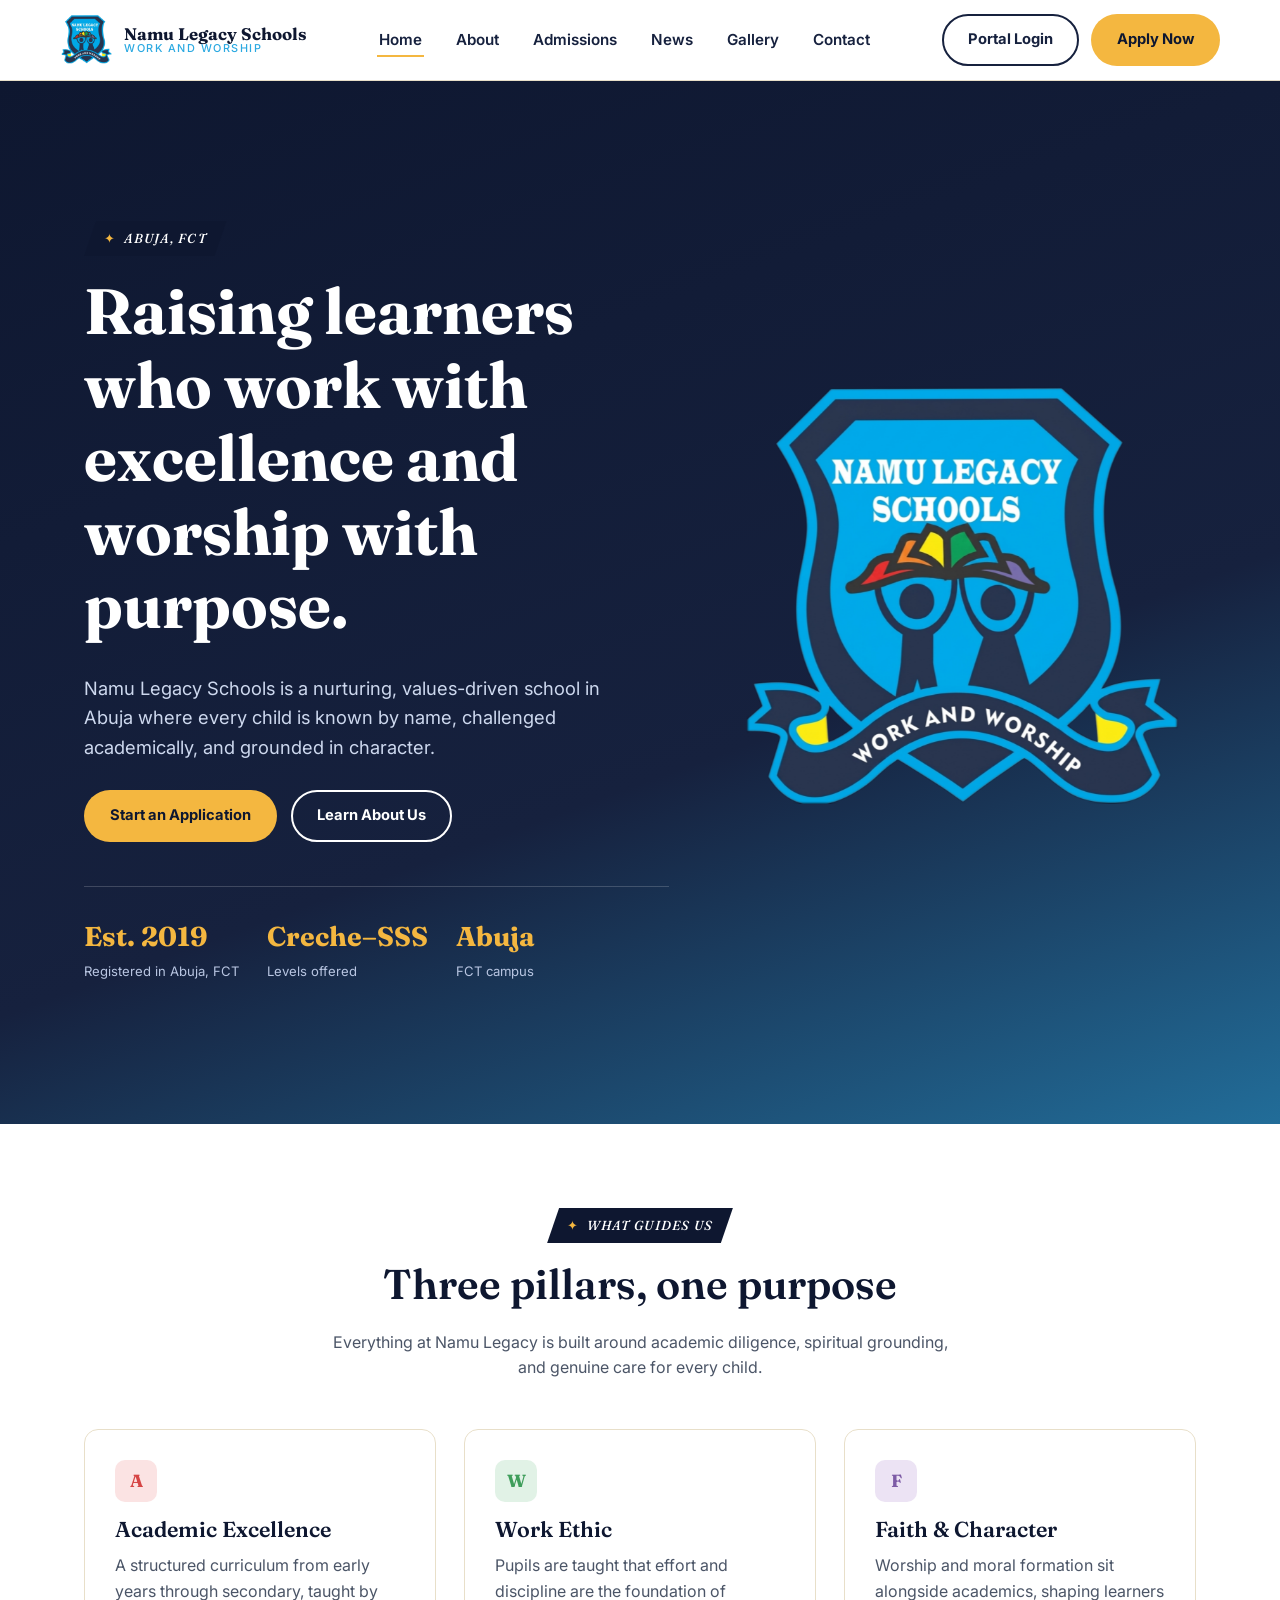
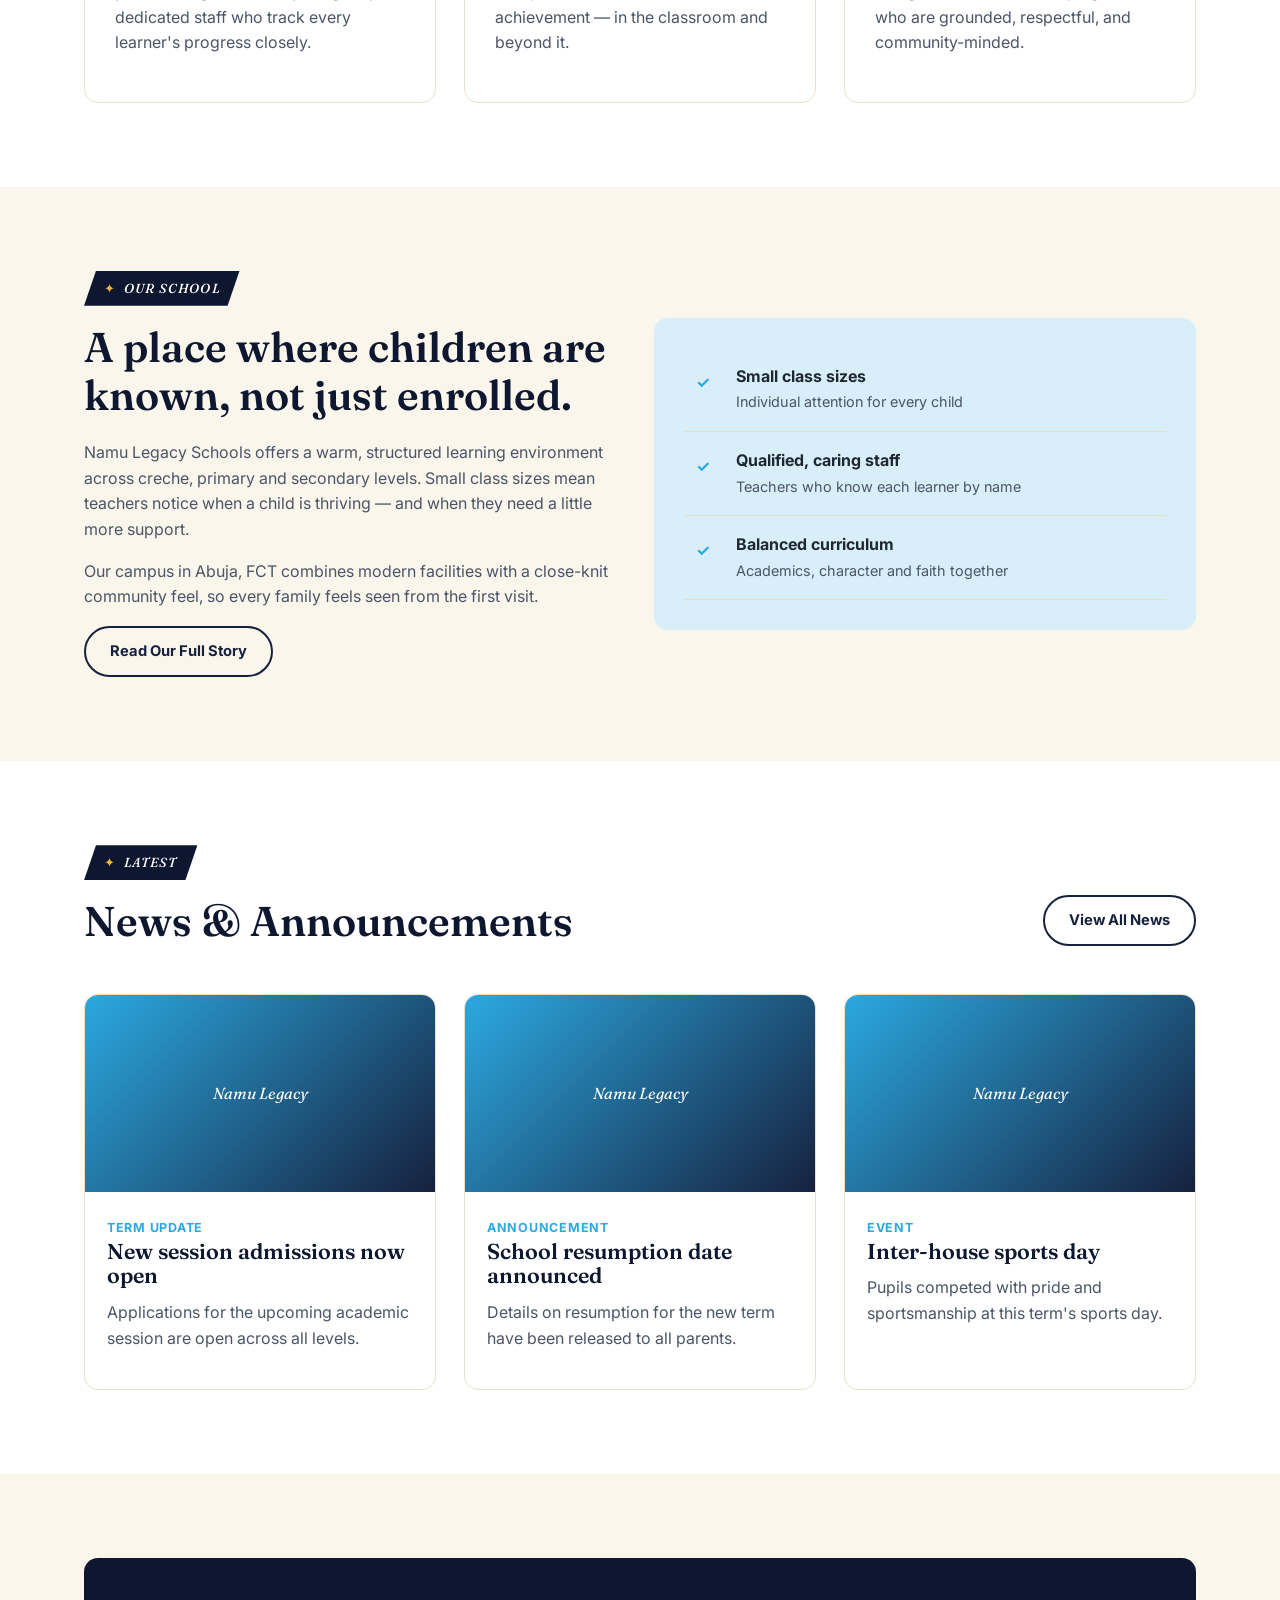
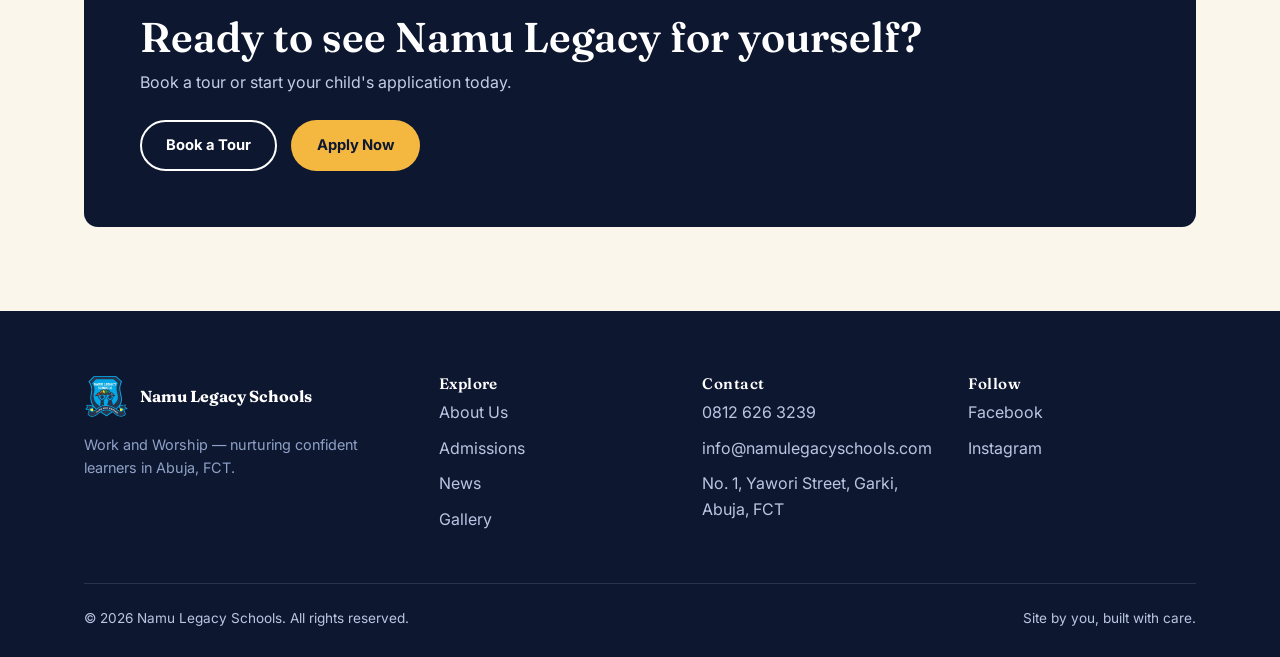
<file: index.html>
<!DOCTYPE html>
<html lang="en">
<head>
<meta charset="UTF-8">
<meta name="viewport" content="width=device-width, initial-scale=1.0">
<title>Namu Legacy Schools — Work and Worship | Abuja</title>
<meta name="description" content="Namu Legacy Schools in Abuja — nurturing confident, capable learners through balanced academics and character, guided by our motto: Work and Worship.">
<link rel="icon" href="images/logo.png">
<link rel="preconnect" href="https://fonts.googleapis.com">
<link href="https://fonts.googleapis.com/css2?family=Fraunces:ital,wght@0,500;0,600;0,700;1,500&family=Inter:wght@400;500;600;700&display=swap" rel="stylesheet">
<link rel="stylesheet" href="css/style.css">
</head>
<body>
<a href="#main" class="skip-link">Skip to content</a>

<header class="site-header">
  <div class="container nav">
    <a href="index.html" class="brand">
      <img src="images/logo.png" alt="Namu Legacy Schools crest">
      <span class="brand-text">Namu Legacy Schools<span>Work and Worship</span></span>
    </a>
    <ul class="nav-links">
      <li><a href="index.html" aria-current="page">Home</a></li>
      <li><a href="about.html">About</a></li>
      <li><a href="admissions.html">Admissions</a></li>
      <li><a href="news.html">News</a></li>
      <li><a href="gallery.html">Gallery</a></li>
      <li><a href="contact.html">Contact</a></li>
    </ul>
    <div class="nav-cta">
      <a href="#" class="btn btn-outline">Portal Login</a>
      <a href="admissions.html" class="btn btn-primary">Apply Now</a>
    </div>
    <button class="nav-toggle" aria-label="Toggle menu" aria-expanded="false">☰</button>
  </div>
</header>

<main id="main">

  <!-- HERO -->
  <section class="hero">
    <div class="container">
      <div>
        <span class="ribbon">Abuja, FCT</span>
        <h1>Raising learners who work with excellence and worship with purpose.</h1>
        <p class="lede">Namu Legacy Schools is a nurturing, values-driven school in Abuja where every child is known by name, challenged academically, and grounded in character.</p>
        <div class="hero-actions">
          <a href="admissions.html" class="btn btn-primary">Start an Application</a>
          <a href="about.html" class="btn btn-ghost" style="border-color:#fff;color:#fff;">Learn About Us</a>
        </div>
        <div class="hero-badge-row">
          <div><strong>Est. 2019</strong><span>Registered in Abuja, FCT</span></div>
          <div><strong>Creche–SSS</strong><span>Levels offered</span></div>
          <div><strong>Abuja</strong><span>FCT campus</span></div>
        </div>
      </div>
      <div class="hero-crest">
        <img src="images/logo.png" alt="Namu Legacy Schools crest">
      </div>
    </div>
  </section>

  <!-- PILLARS -->
  <section class="section-alt">
    <div class="container">
      <div class="section-head center" style="margin-left:auto;margin-right:auto;">
        <span class="ribbon">What guides us</span>
        <h2>Three pillars, one purpose</h2>
        <p>Everything at Namu Legacy is built around academic diligence, spiritual grounding, and genuine care for every child.</p>
      </div>
      <div class="grid-3">
        <div class="card">
          <div class="mark">A</div>
          <h3>Academic Excellence</h3>
          <p>A structured curriculum from early years through secondary, taught by dedicated staff who track every learner's progress closely.</p>
        </div>
        <div class="card">
          <div class="mark">W</div>
          <h3>Work Ethic</h3>
          <p>Pupils are taught that effort and discipline are the foundation of achievement — in the classroom and beyond it.</p>
        </div>
        <div class="card">
          <div class="mark">F</div>
          <h3>Faith &amp; Character</h3>
          <p>Worship and moral formation sit alongside academics, shaping learners who are grounded, respectful, and community-minded.</p>
        </div>
      </div>
    </div>
  </section>

  <!-- ABOUT SNAPSHOT -->
  <section>
    <div class="container grid-2" style="align-items:center;">
      <div>
        <span class="ribbon">Our School</span>
        <h2>A place where children are known, not just enrolled.</h2>
        <p>Namu Legacy Schools offers a warm, structured learning environment across creche, primary and secondary levels. Small class sizes mean teachers notice when a child is thriving — and when they need a little more support.</p>
        <p>Our campus in Abuja, FCT combines modern facilities with a close-knit community feel, so every family feels seen from the first visit.</p>
        <a href="about.html" class="btn btn-outline">Read Our Full Story</a>
      </div>
      <div class="card" style="background:var(--sky-dim);border:none;">
        <ul class="info-list" style="border:none;">
          <li><span class="ic">✓</span><div><strong>Small class sizes</strong><br><span style="color:var(--ink-soft);font-size:0.9rem;">Individual attention for every child</span></div></li>
          <li><span class="ic">✓</span><div><strong>Qualified, caring staff</strong><br><span style="color:var(--ink-soft);font-size:0.9rem;">Teachers who know each learner by name</span></div></li>
          <li><span class="ic">✓</span><div><strong>Balanced curriculum</strong><br><span style="color:var(--ink-soft);font-size:0.9rem;">Academics, character and faith together</span></div></li>
        </ul>
      </div>
    </div>
  </section>

  <!-- NEWS TEASER -->
  <section class="section-alt">
    <div class="container">
      <div class="section-head" style="display:flex;justify-content:space-between;align-items:flex-end;flex-wrap:wrap;gap:16px;max-width:100%;">
        <div>
          <span class="ribbon">Latest</span>
          <h2 style="margin-bottom:0;">News &amp; Announcements</h2>
        </div>
        <a href="news.html" class="btn btn-outline">View All News</a>
      </div>
      <div class="grid-3">
        <article class="news-card">
          <div class="news-thumb">Namu Legacy</div>
          <div class="news-body">
            <span class="news-date">Term Update </span>
            <h3>New session admissions now open</h3>
            <p>Applications for the upcoming academic session are open across all levels.</p>
          </div>
        </article>
        <article class="news-card">
          <div class="news-thumb">Namu Legacy</div>
          <div class="news-body">
            <span class="news-date">Announcement</span>
            <h3>School resumption date announced</h3>
            <p>Details on resumption for the new term have been released to all parents.</p>
          </div>
        </article>
        <article class="news-card">
          <div class="news-thumb">Namu Legacy</div>
          <div class="news-body">
            <span class="news-date">Event</span>
            <h3>Inter-house sports day</h3>
            <p>Pupils competed with pride and sportsmanship at this term's sports day.</p>
          </div>
        </article>
      </div>
    </div>
  </section>

  <!-- CTA -->
  <section>
    <div class="container">
      <div class="cta-band">
        <div>
          <h2>Ready to see Namu Legacy for yourself?</h2>
          <p>Book a tour or start your child's application today.</p>
        </div>
        <div style="display:flex;gap:14px;flex-wrap:wrap;">
          <a href="contact.html" class="btn btn-ghost" style="border-color:#fff;color:#fff;">Book a Tour</a>
          <a href="admissions.html" class="btn btn-primary">Apply Now</a>
        </div>
      </div>
    </div>
  </section>

</main>

<footer class="site-footer">
  <div class="container">
    <div class="footer-grid">
      <div>
        <div class="footer-brand">
          <img src="images/logo.png" alt="Namu Legacy Schools crest">
          <strong style="color:#fff;font-family:var(--font-display);">Namu Legacy Schools</strong>
        </div>
        <p style="color:#8fa1c7;font-size:0.9rem;">Work and Worship — nurturing confident learners in Abuja, FCT.</p>
      </div>
      <div>
        <h4>Explore</h4>
        <ul>
          <li><a href="about.html">About Us</a></li>
          <li><a href="admissions.html">Admissions</a></li>
          <li><a href="news.html">News</a></li>
          <li><a href="gallery.html">Gallery</a></li>
        </ul>
      </div>
      <div>
        <h4>Contact</h4>
        <ul>
          <li><a href="tel:+2348126263239">0812 626 3239</a></li>
          <li><a href="mailto:info@namulegacyschools.com">info@namulegacyschools.com</a></li>
          <li>No. 1, Yawori Street, Garki, Abuja, FCT</li>
        </ul>
      </div>
      <div>
        <h4>Follow</h4>
        <ul>
          <li><a href="https://web.facebook.com/namulegacyschools.abuja/" target="_blank" rel="noopener">Facebook</a></li>
          <li><a href="#">Instagram</a></li>
        </ul>
      </div>
    </div>
    <div class="footer-bottom">
      <span>© <span data-year></span> Namu Legacy Schools. All rights reserved.</span>
      <span>Site by you, built with care.</span>
    </div>
  </div>
</footer>

<script src="js/main.js"></script>
</body>
</html>
</file>
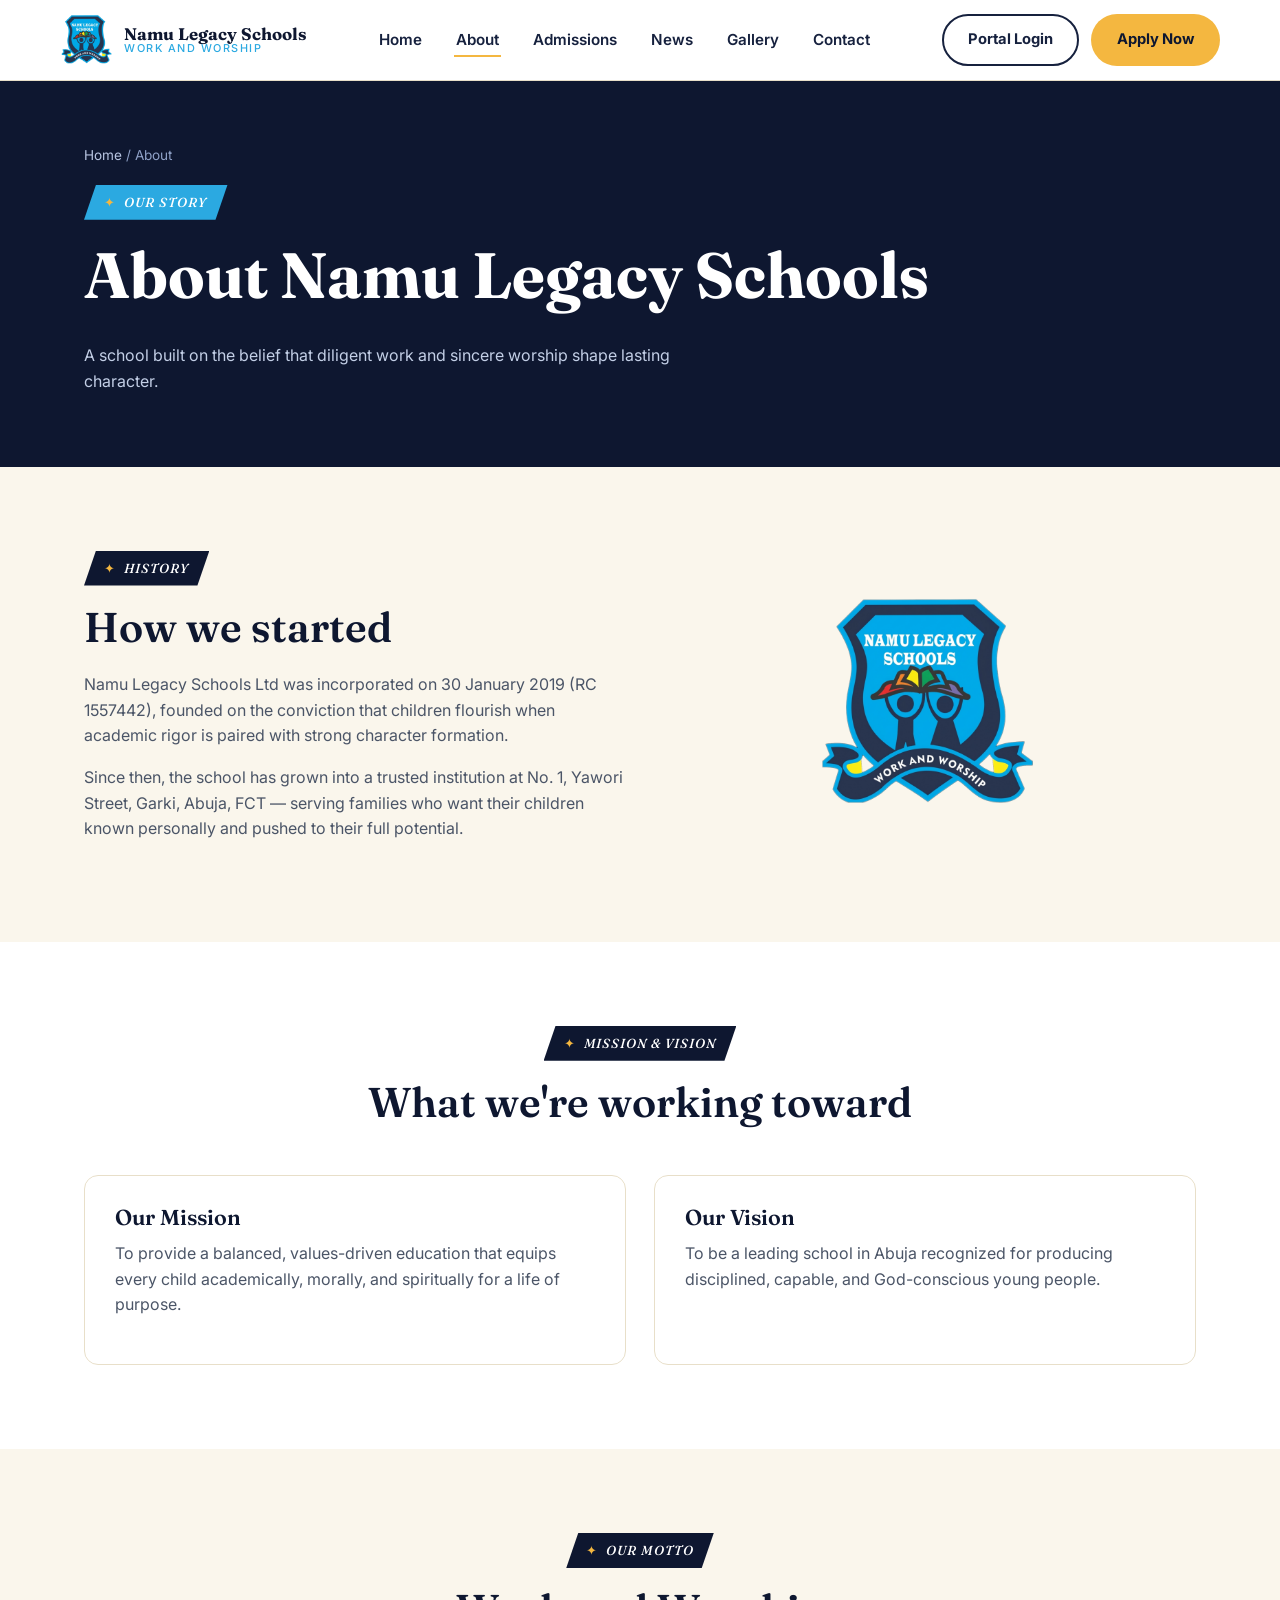
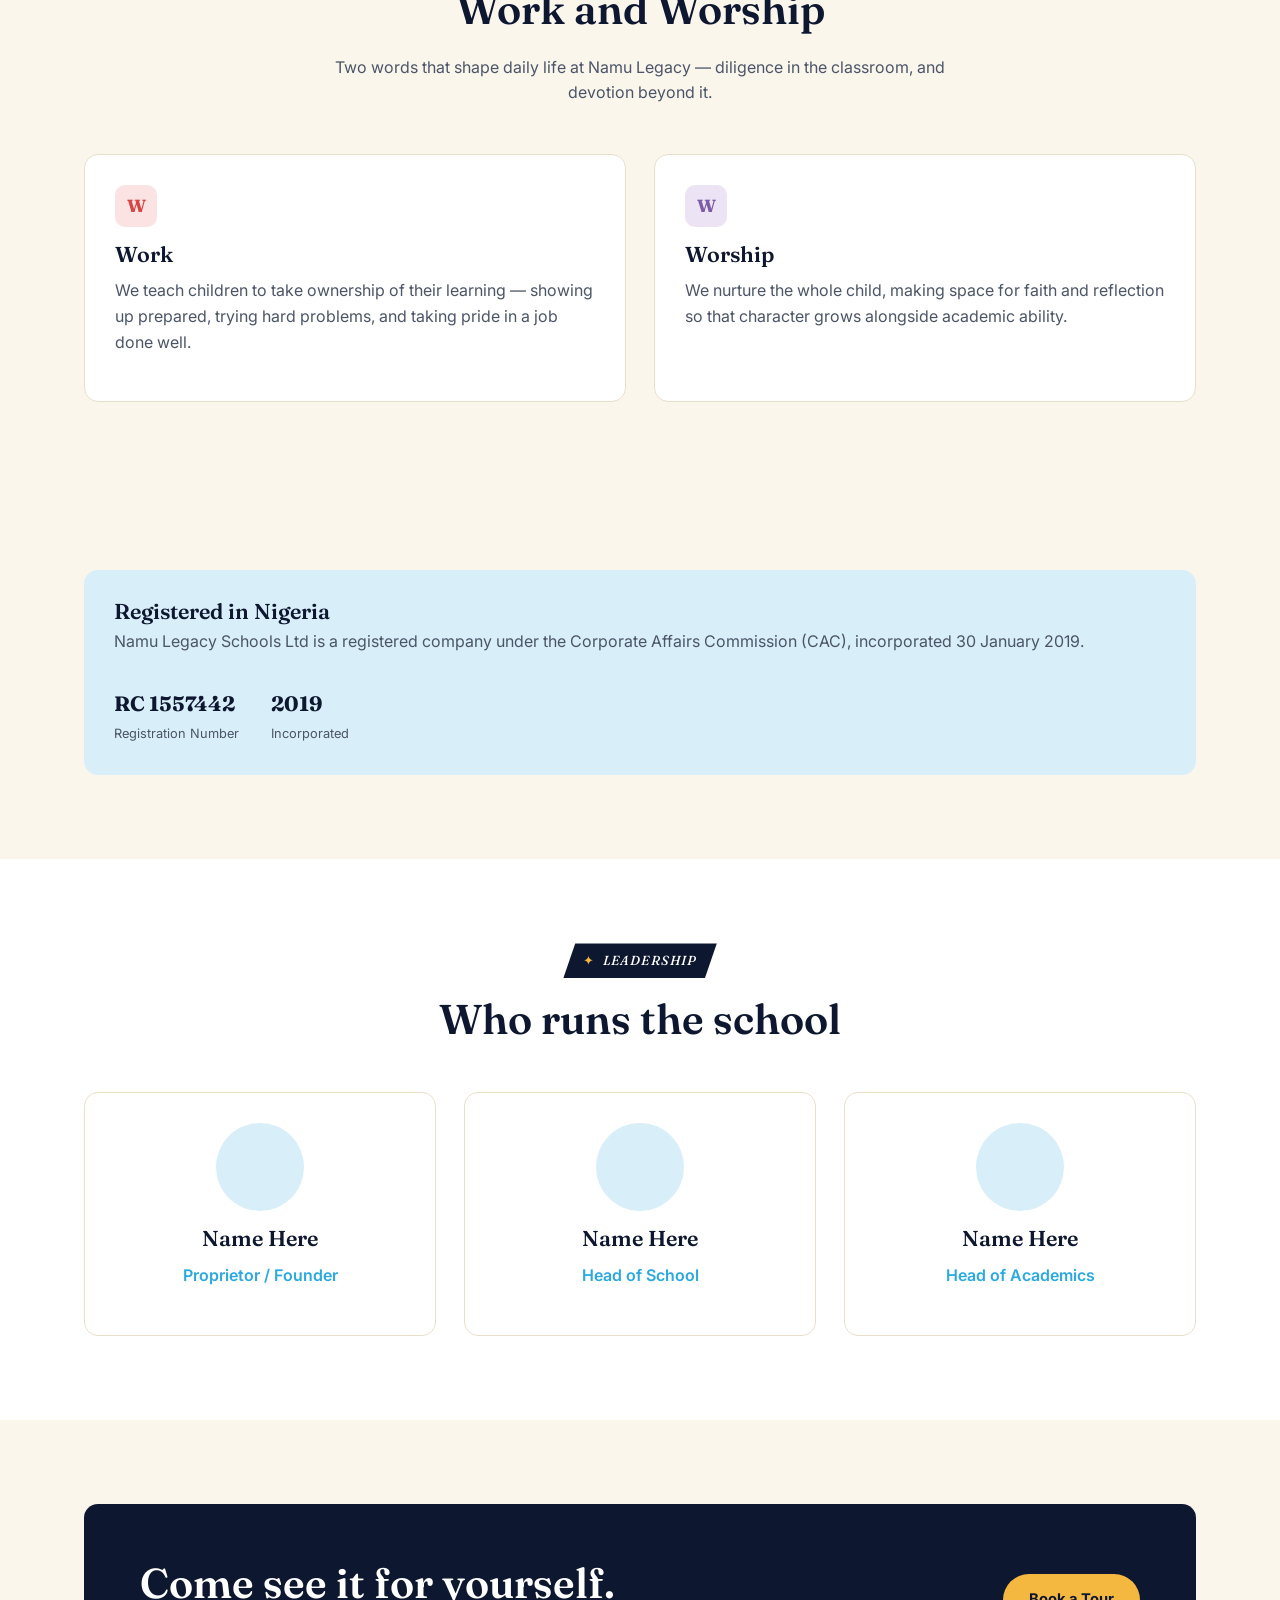
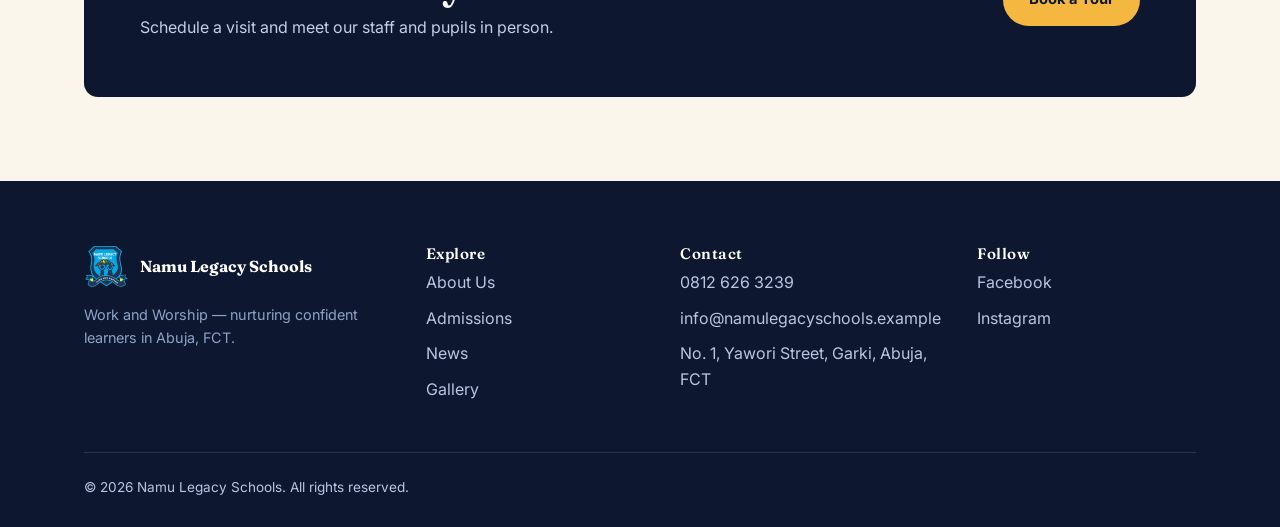
<file: about.html>
<!DOCTYPE html>
<html lang="en">
<head>
<meta charset="UTF-8">
<meta name="viewport" content="width=device-width, initial-scale=1.0">
<title>About Us | Namu Legacy Schools</title>
<meta name="description" content="Learn about Namu Legacy Schools' history, mission and the Work and Worship philosophy that guides everything we do.">
<link rel="icon" href="images/logo.png">
<link rel="preconnect" href="https://fonts.googleapis.com">
<link href="https://fonts.googleapis.com/css2?family=Fraunces:ital,wght@0,500;0,600;0,700;1,500&family=Inter:wght@400;500;600;700&display=swap" rel="stylesheet">
<link rel="stylesheet" href="css/style.css">
</head>
<body>
<a href="#main" class="skip-link">Skip to content</a>

<header class="site-header">
  <div class="container nav">
    <a href="index.html" class="brand">
      <img src="images/logo.png" alt="Namu Legacy Schools crest">
      <span class="brand-text">Namu Legacy Schools<span>Work and Worship</span></span>
    </a>
    <ul class="nav-links">
      <li><a href="index.html">Home</a></li>
      <li><a href="about.html" aria-current="page">About</a></li>
      <li><a href="admissions.html">Admissions</a></li>
      <li><a href="news.html">News</a></li>
      <li><a href="gallery.html">Gallery</a></li>
      <li><a href="contact.html">Contact</a></li>
    </ul>
    <div class="nav-cta">
      <a href="#" class="btn btn-outline">Portal Login</a>
      <a href="admissions.html" class="btn btn-primary">Apply Now</a>
    </div>
    <button class="nav-toggle" aria-label="Toggle menu" aria-expanded="false">☰</button>
  </div>
</header>

<main id="main">

  <div class="page-header">
    <div class="container">
      <div class="crumbs"><a href="index.html">Home</a> / About</div>
      <span class="ribbon">Our Story</span>
      <h1>About Namu Legacy Schools</h1>
      <p>A school built on the belief that diligent work and sincere worship shape lasting character.</p>
    </div>
  </div>

  <section>
    <div class="container grid-2" style="align-items:center;">
      <div>
        <span class="ribbon">History</span>
        <h2>How we started</h2>
        <p>Namu Legacy Schools Ltd was incorporated on 30 January 2019 (RC 1557442), founded on the conviction that children flourish when academic rigor is paired with strong character formation.</p>
        <p>Since then, the school has grown into a trusted institution at No. 1, Yawori Street, Garki, Abuja, FCT — serving families who want their children known personally and pushed to their full potential.</p>
      </div>
      <div style="text-align:center;">
        <img src="images/logo.png" alt="Namu Legacy Schools crest" style="max-width:220px;margin:0 auto;">
      </div>
    </div>
  </section>

  <section class="section-alt">
    <div class="container">
      <div class="section-head center">
        <span class="ribbon">Mission &amp; Vision</span>
        <h2>What we're working toward</h2>
      </div>
      <div class="grid-2">
        <div class="card">
          <h3>Our Mission</h3>
          <p>To provide a balanced, values-driven education that equips every child academically, morally, and spiritually for a life of purpose.</p>
        </div>
        <div class="card">
          <h3>Our Vision</h3>
          <p>To be a leading school in Abuja recognized for producing disciplined, capable, and God-conscious young people.</p>
        </div>
      </div>
    </div>
  </section>

  <section>
    <div class="container">
      <div class="section-head center">
        <span class="ribbon">Our Motto</span>
        <h2>Work and Worship</h2>
        <p>Two words that shape daily life at Namu Legacy — diligence in the classroom, and devotion beyond it.</p>
      </div>
      <div class="grid-2">
        <div class="card">
          <div class="mark" style="background:#fbe3e3;color:var(--book-red);">W</div>
          <h3>Work</h3>
          <p>We teach children to take ownership of their learning — showing up prepared, trying hard problems, and taking pride in a job done well.</p>
        </div>
        <div class="card">
          <div class="mark" style="background:#ece3f4;color:var(--book-purple);">W</div>
          <h3>Worship</h3>
          <p>We nurture the whole child, making space for faith and reflection so that character grows alongside academic ability.</p>
        </div>
      </div>
    </div>
  </section>

  <section>
    <div class="container">
      <div class="card" style="background:var(--sky-dim);border:none;display:flex;gap:32px;flex-wrap:wrap;align-items:center;justify-content:space-between;">
        <div>
          <h3 style="margin-bottom:4px;">Registered in Nigeria</h3>
          <p style="margin:0;color:var(--ink-soft);">Namu Legacy Schools Ltd is a registered company under the Corporate Affairs Commission (CAC), incorporated 30 January 2019.</p>
        </div>
        <div style="display:flex;gap:32px;">
          <div>
            <strong style="display:block;font-family:var(--font-display);font-size:1.3rem;color:var(--navy-deep);">RC 1557442</strong>
            <span style="font-size:0.8rem;color:var(--ink-soft);">Registration Number</span>
          </div>
          <div>
            <strong style="display:block;font-family:var(--font-display);font-size:1.3rem;color:var(--navy-deep);">2019</strong>
            <span style="font-size:0.8rem;color:var(--ink-soft);">Incorporated</span>
          </div>
        </div>
      </div>
    </div>
  </section>

  <section class="section-alt">
    <div class="container">
      <div class="section-head center">
        <span class="ribbon">Leadership</span>
        <h2>Who runs the school</h2>
      </div>
      <div class="grid-3">
        <div class="card" style="text-align:center;">
          <div style="width:88px;height:88px;border-radius:50%;background:var(--sky-dim);margin:0 auto 16px;"></div>
          <h3>Name Here</h3>
          <p style="color:var(--sky);font-weight:600;">Proprietor / Founder</p>
        </div>
        <div class="card" style="text-align:center;">
          <div style="width:88px;height:88px;border-radius:50%;background:var(--sky-dim);margin:0 auto 16px;"></div>
          <h3>Name Here</h3>
          <p style="color:var(--sky);font-weight:600;">Head of School</p>
        </div>
        <div class="card" style="text-align:center;">
          <div style="width:88px;height:88px;border-radius:50%;background:var(--sky-dim);margin:0 auto 16px;"></div>
          <h3>Name Here</h3>
          <p style="color:var(--sky);font-weight:600;">Head of Academics</p>
        </div>
      </div>
    </div>
  </section>

  <section>
    <div class="container">
      <div class="cta-band">
        <div>
          <h2>Come see it for yourself.</h2>
          <p>Schedule a visit and meet our staff and pupils in person.</p>
        </div>
        <a href="contact.html" class="btn btn-primary">Book a Tour</a>
      </div>
    </div>
  </section>

</main>

<footer class="site-footer">
  <div class="container">
    <div class="footer-grid">
      <div>
        <div class="footer-brand">
          <img src="images/logo.png" alt="Namu Legacy Schools crest">
          <strong style="color:#fff;font-family:var(--font-display);">Namu Legacy Schools</strong>
        </div>
        <p style="color:#8fa1c7;font-size:0.9rem;">Work and Worship — nurturing confident learners in Abuja, FCT.</p>
      </div>
      <div>
        <h4>Explore</h4>
        <ul>
          <li><a href="about.html">About Us</a></li>
          <li><a href="admissions.html">Admissions</a></li>
          <li><a href="news.html">News</a></li>
          <li><a href="gallery.html">Gallery</a></li>
        </ul>
      </div>
      <div>
        <h4>Contact</h4>
        <ul>
          <li><a href="tel:+2348126263239">0812 626 3239</a></li>
          <li><a href="mailto:info@namulegacyschools.example">info@namulegacyschools.example</a></li>
          <li>No. 1, Yawori Street, Garki, Abuja, FCT</li>
        </ul>
      </div>
      <div>
        <h4>Follow</h4>
        <ul>
          <li><a href="https://web.facebook.com/namulegacyschools.abuja/" target="_blank" rel="noopener">Facebook</a></li>
          <li><a href="#">Instagram</a></li>
        </ul>
      </div>
    </div>
    <div class="footer-bottom">
      <span>© <span data-year></span> Namu Legacy Schools. All rights reserved.</span>
    </div>
  </div>
</footer>

<script src="js/main.js"></script>
</body>
</html>
</file>
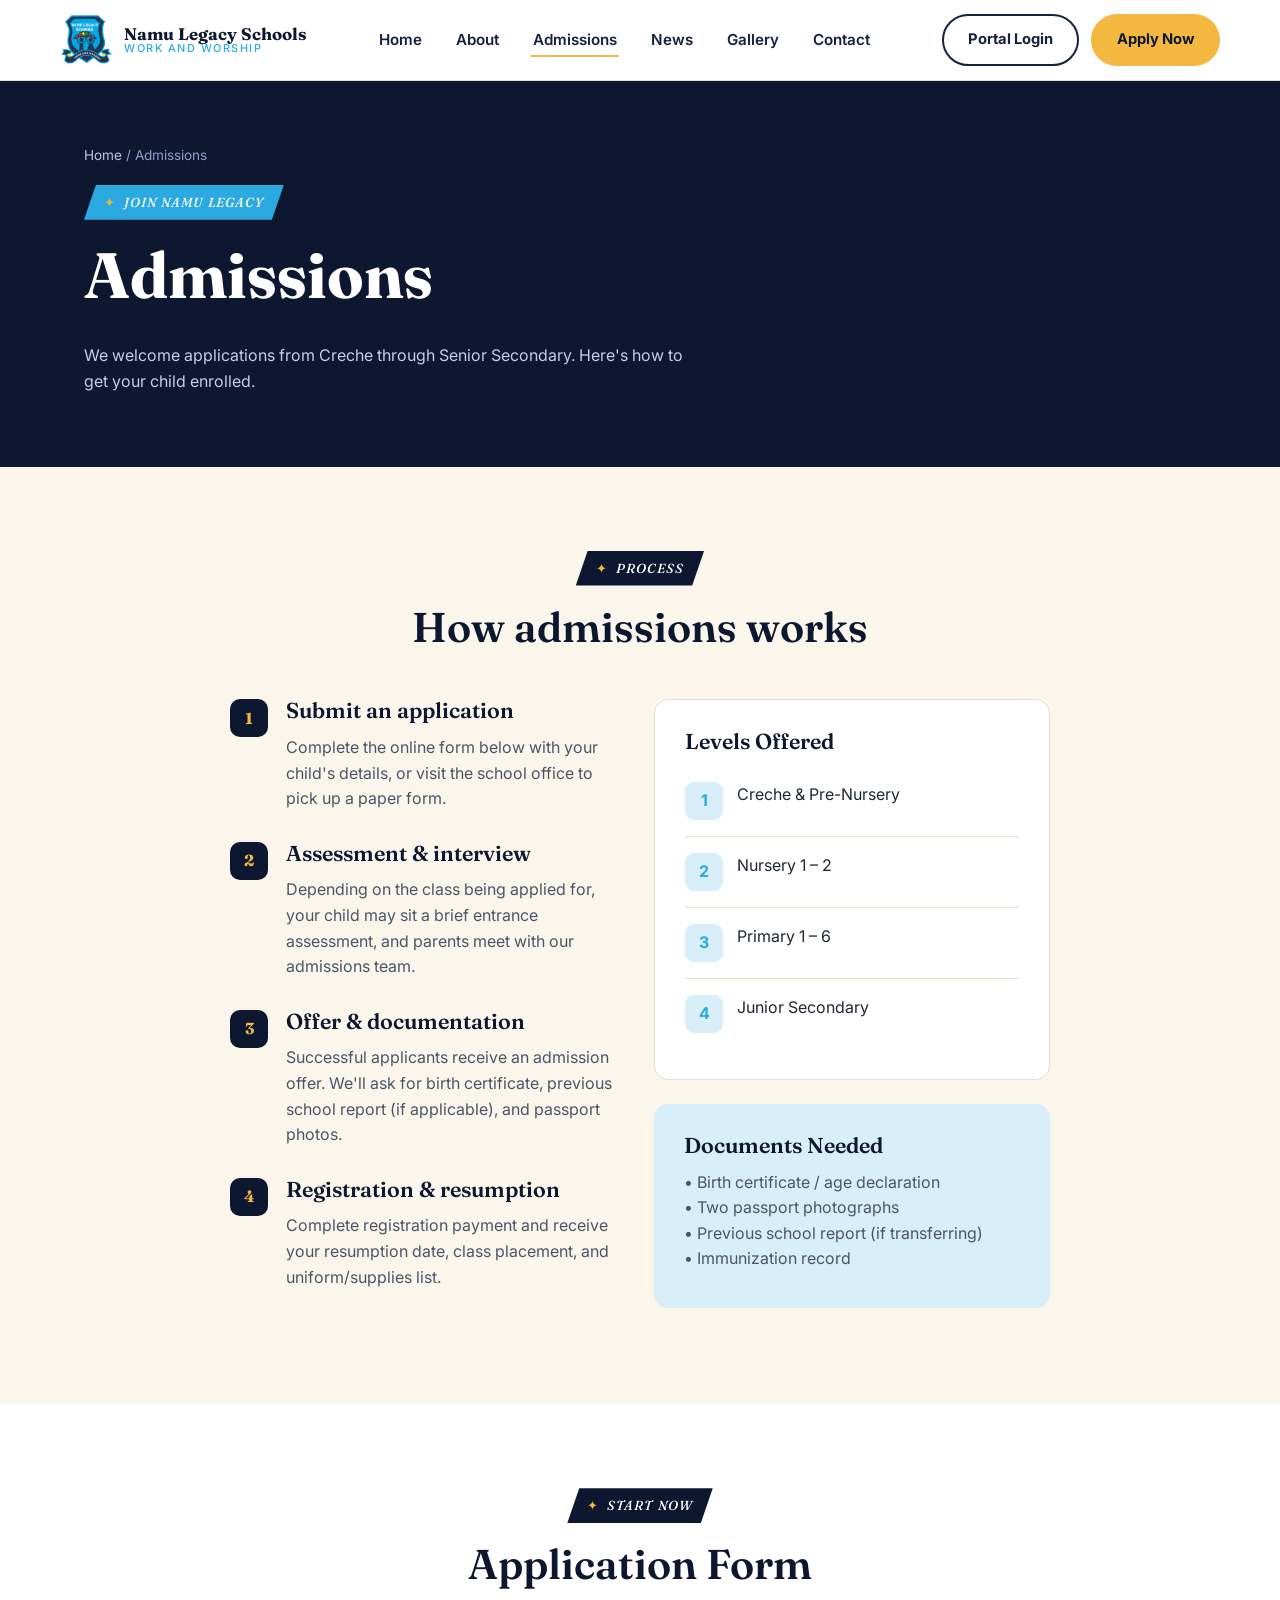
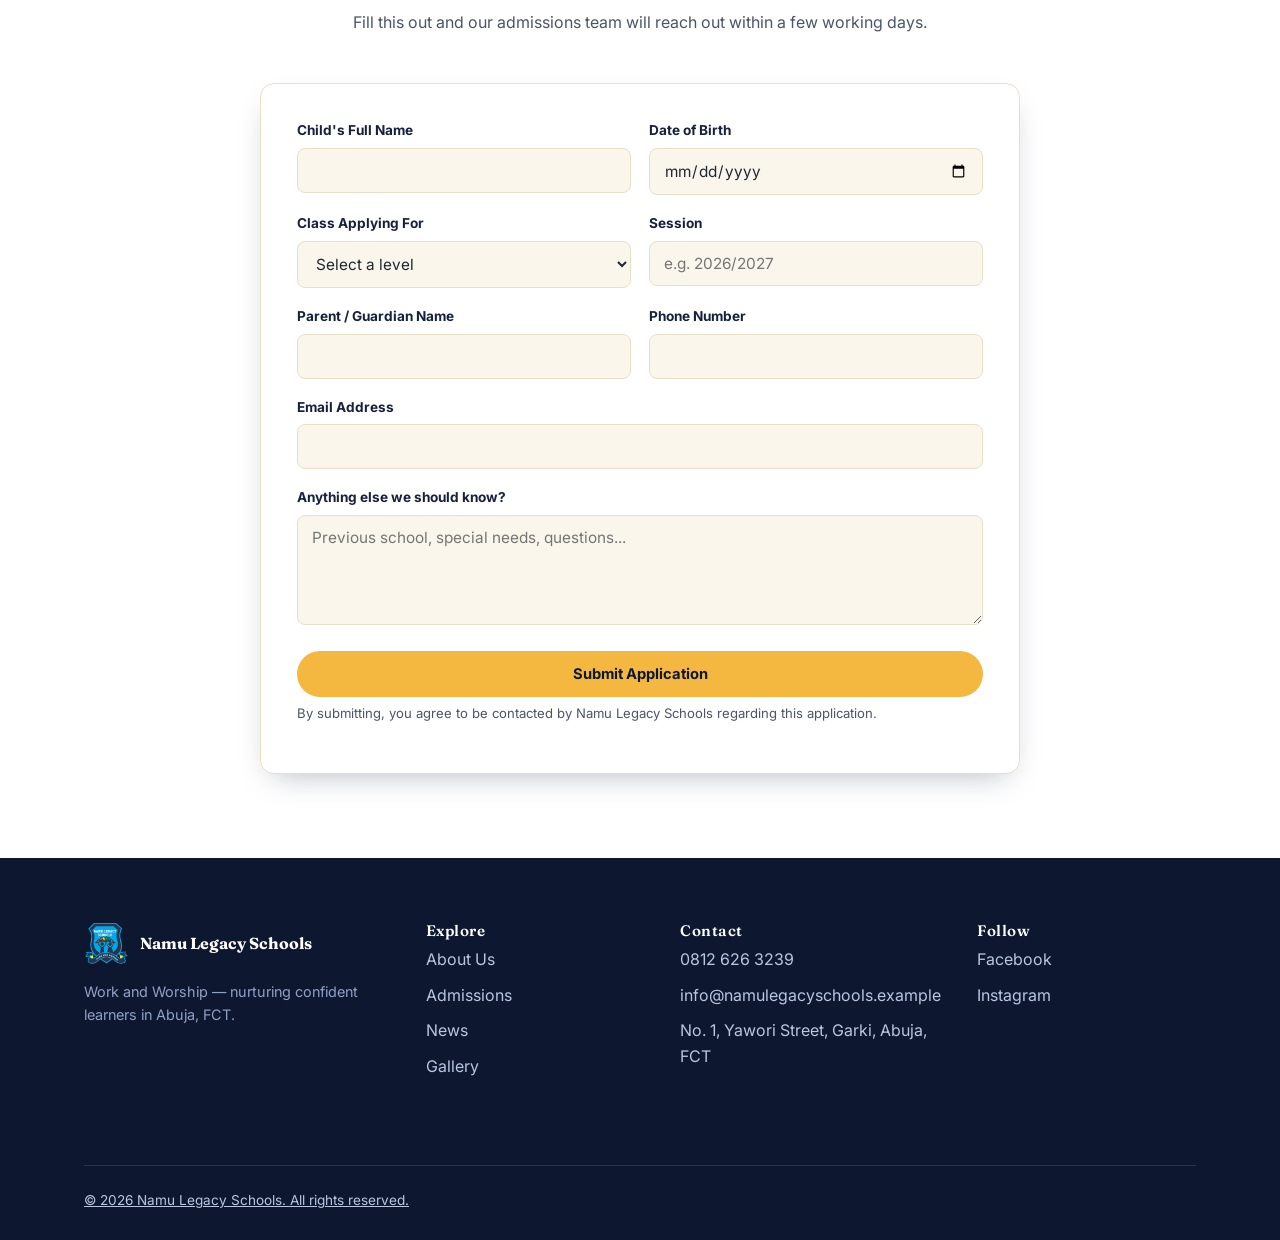
<file: admissions.html>
<!DOCTYPE html>
<html lang="en">
<head>
<meta charset="UTF-8">
<meta name="viewport" content="width=device-width, initial-scale=1.0">
<title>Admissions | Namu Legacy Schools</title>
<meta name="description" content="Apply to Namu Legacy Schools, Abuja. Learn about our admissions process, requirements, and how to start your child's application.">
<link rel="icon" href="images/logo.png">
<link rel="preconnect" href="https://fonts.googleapis.com">
<link href="https://fonts.googleapis.com/css2?family=Fraunces:ital,wght@0,500;0,600;0,700;1,500&family=Inter:wght@400;500;600;700&display=swap" rel="stylesheet">
<link rel="stylesheet" href="css/style.css">
</head>
<body>
<a href="#main" class="skip-link">Skip to content</a>

<header class="site-header">
  <div class="container nav">
    <a href="index.html" class="brand">
      <img src="images/logo.png" alt="Namu Legacy Schools crest">
      <span class="brand-text">Namu Legacy Schools<span>Work and Worship</span></span>
    </a>
    <ul class="nav-links">
      <li><a href="index.html">Home</a></li>
      <li><a href="about.html">About</a></li>
      <li><a href="admissions.html" aria-current="page">Admissions</a></li>
      <li><a href="news.html">News</a></li>
      <li><a href="gallery.html">Gallery</a></li>
      <li><a href="contact.html">Contact</a></li>
    </ul>
    <div class="nav-cta">
      <a href="#" class="btn btn-outline">Portal Login</a>
      <a href="#apply" class="btn btn-primary">Apply Now</a>
    </div>
    <button class="nav-toggle" aria-label="Toggle menu" aria-expanded="false">☰</button>
  </div>
</header>

<main id="main">

  <div class="page-header">
    <div class="container">
      <div class="crumbs"><a href="index.html">Home</a> / Admissions</div>
      <span class="ribbon">Join Namu Legacy</span>
      <h1>Admissions</h1>
      <p>We welcome applications from Creche through Senior Secondary. Here's how to get your child enrolled.</p>
    </div>
  </div>

  <section>
    <div class="container">
      <div class="section-head center">
        <span class="ribbon">Process</span>
        <h2>How admissions works</h2>
      </div>
      <div class="grid-2" style="max-width:820px;margin:0 auto;">
        <ol class="steps">
          <li>
            <h3>Submit an application</h3>
            <p>Complete the online form below with your child's details, or visit the school office to pick up a paper form.</p>
          </li>
          <li>
            <h3>Assessment &amp; interview</h3>
            <p>Depending on the class being applied for, your child may sit a brief entrance assessment, and parents meet with our admissions team.</p>
          </li>
          <li>
            <h3>Offer &amp; documentation</h3>
            <p>Successful applicants receive an admission offer. We'll ask for birth certificate, previous school report (if applicable), and passport photos.</p>
          </li>
          <li>
            <h3>Registration &amp; resumption</h3>
            <p>Complete registration payment and receive your resumption date, class placement, and uniform/supplies list.</p>
          </li>
        </ol>
        <div>
          <div class="card" style="margin-bottom:24px;">
            <h3>Levels Offered</h3>
            <ul class="info-list" style="border:none;">
              <li style="border-bottom:1px solid var(--paper-line);"><span class="ic">1</span>Creche &amp; Pre-Nursery</li>
              <li style="border-bottom:1px solid var(--paper-line);"><span class="ic">2</span>Nursery 1 – 2</li>
              <li style="border-bottom:1px solid var(--paper-line);"><span class="ic">3</span>Primary 1 – 6</li>
              <li style="border:none;"><span class="ic">4</span>Junior Secondary</li>
            </ul>
          </div>
          <div class="card" style="background:var(--sky-dim);border:none;">
            <h3>Documents Needed</h3>
            <p style="margin-bottom:6px;">• Birth certificate / age declaration<br>• Two passport photographs<br>• Previous school report (if transferring)<br>• Immunization record</p>
          </div>
        </div>
      </div>
    </div>
  </section>

  <section class="section-alt" id="apply">
    <div class="container">
      <div class="section-head center">
        <span class="ribbon">Start Now</span>
        <h2>Application Form</h2>
        <p>Fill this out and our admissions team will reach out within a few working days.</p>
      </div>
      <div class="form-card" style="max-width:760px;margin:0 auto;">
        <div class="form-success">Thank you! Your application has been received. Our admissions team will contact you shortly.</div>
        <form data-demo-form>
          <div class="form-row">
            <div class="field">
              <label for="childName">Child's Full Name</label>
              <input type="text" id="childName" name="childName" required>
            </div>
            <div class="field">
              <label for="dob">Date of Birth</label>
              <input type="date" id="dob" name="dob" required>
            </div>
          </div>
          <div class="form-row">
            <div class="field">
              <label for="classApplying">Class Applying For</label>
              <select id="classApplying" name="classApplying" required>
                <option value="">Select a level</option>
                <option>Creche</option>
                <option>Pre-Nursery</option>
                <option>Nursery 1</option>
                <option>Nursery 2</option>
                <option>Primary 1</option>
                <option>Primary 2</option>
                <option>Primary 3</option>
                <option>Primary 4</option>
                <option>Primary 5</option>
                <option>JSS 1</option>
                <option>JSS 2</option>
                <option>JSS 3</option>
              </select>
            </div>
            <div class="field">
              <label for="session">Session</label>
              <input type="text" id="session" name="session" placeholder="e.g. 2026/2027">
            </div>
          </div>
          <div class="form-row">
            <div class="field">
              <label for="parentName">Parent / Guardian Name</label>
              <input type="text" id="parentName" name="parentName" required>
            </div>
            <div class="field">
              <label for="parentPhone">Phone Number</label>
              <input type="tel" id="parentPhone" name="parentPhone" required>
            </div>
          </div>
          <div class="field">
            <label for="parentEmail">Email Address</label>
            <input type="email" id="parentEmail" name="parentEmail" required>
          </div>
          <div class="field">
            <label for="message">Anything else we should know?</label>
            <textarea id="message" name="message" placeholder="Previous school, special needs, questions..."></textarea>
          </div>
          <button type="submit" class="btn btn-primary" style="width:100%;">Submit Application</button>
          <p class="form-note">By submitting, you agree to be contacted by Namu Legacy Schools regarding this application.</p>
        </form>
      </div>
    </div>
  </section>

</main>

<footer class="site-footer">
  <div class="container">
    <div class="footer-grid">
      <div>
        <div class="footer-brand">
          <img src="images/logo.png" alt="Namu Legacy Schools crest">
          <strong style="color:#fff;font-family:var(--font-display);">Namu Legacy Schools</strong>
        </div>
        <p style="color:#8fa1c7;font-size:0.9rem;">Work and Worship — nurturing confident learners in Abuja, FCT.</p>
      </div>
      <div>
        <h4>Explore</h4>
        <ul>
          <li><a href="about.html">About Us</a></li>
          <li><a href="admissions.html">Admissions</a></li>
          <li><a href="news.html">News</a></li>
          <li><a href="gallery.html">Gallery</a></li>
        </ul>
      </div>
      <div>
        <h4>Contact</h4>
        <ul>
          <li><a href="tel:+2348126263239">0812 626 3239</a></li>
          <li><a href="mailto:info@namulegacyschools.example">info@namulegacyschools.example</a></li>
          <li>No. 1, Yawori Street, Garki, Abuja, FCT</li>
        </ul>
      </div>
      <div>
        <h4>Follow</h4>
        <ul>
          <li><a href="https://web.facebook.com/namulegacyschools.abuja/" target="_blank" rel="noopener">Facebook</a></li>
          <li><a href="#">Instagram</li>
        </ul>
      </div>
    </div>
    <div class="footer-bottom">
      <span>© <span data-year></span> Namu Legacy Schools. All rights reserved.</span>
    </div>
  </div>
</footer>

<script src="js/main.js"></script>
</body>
</html>
</file>
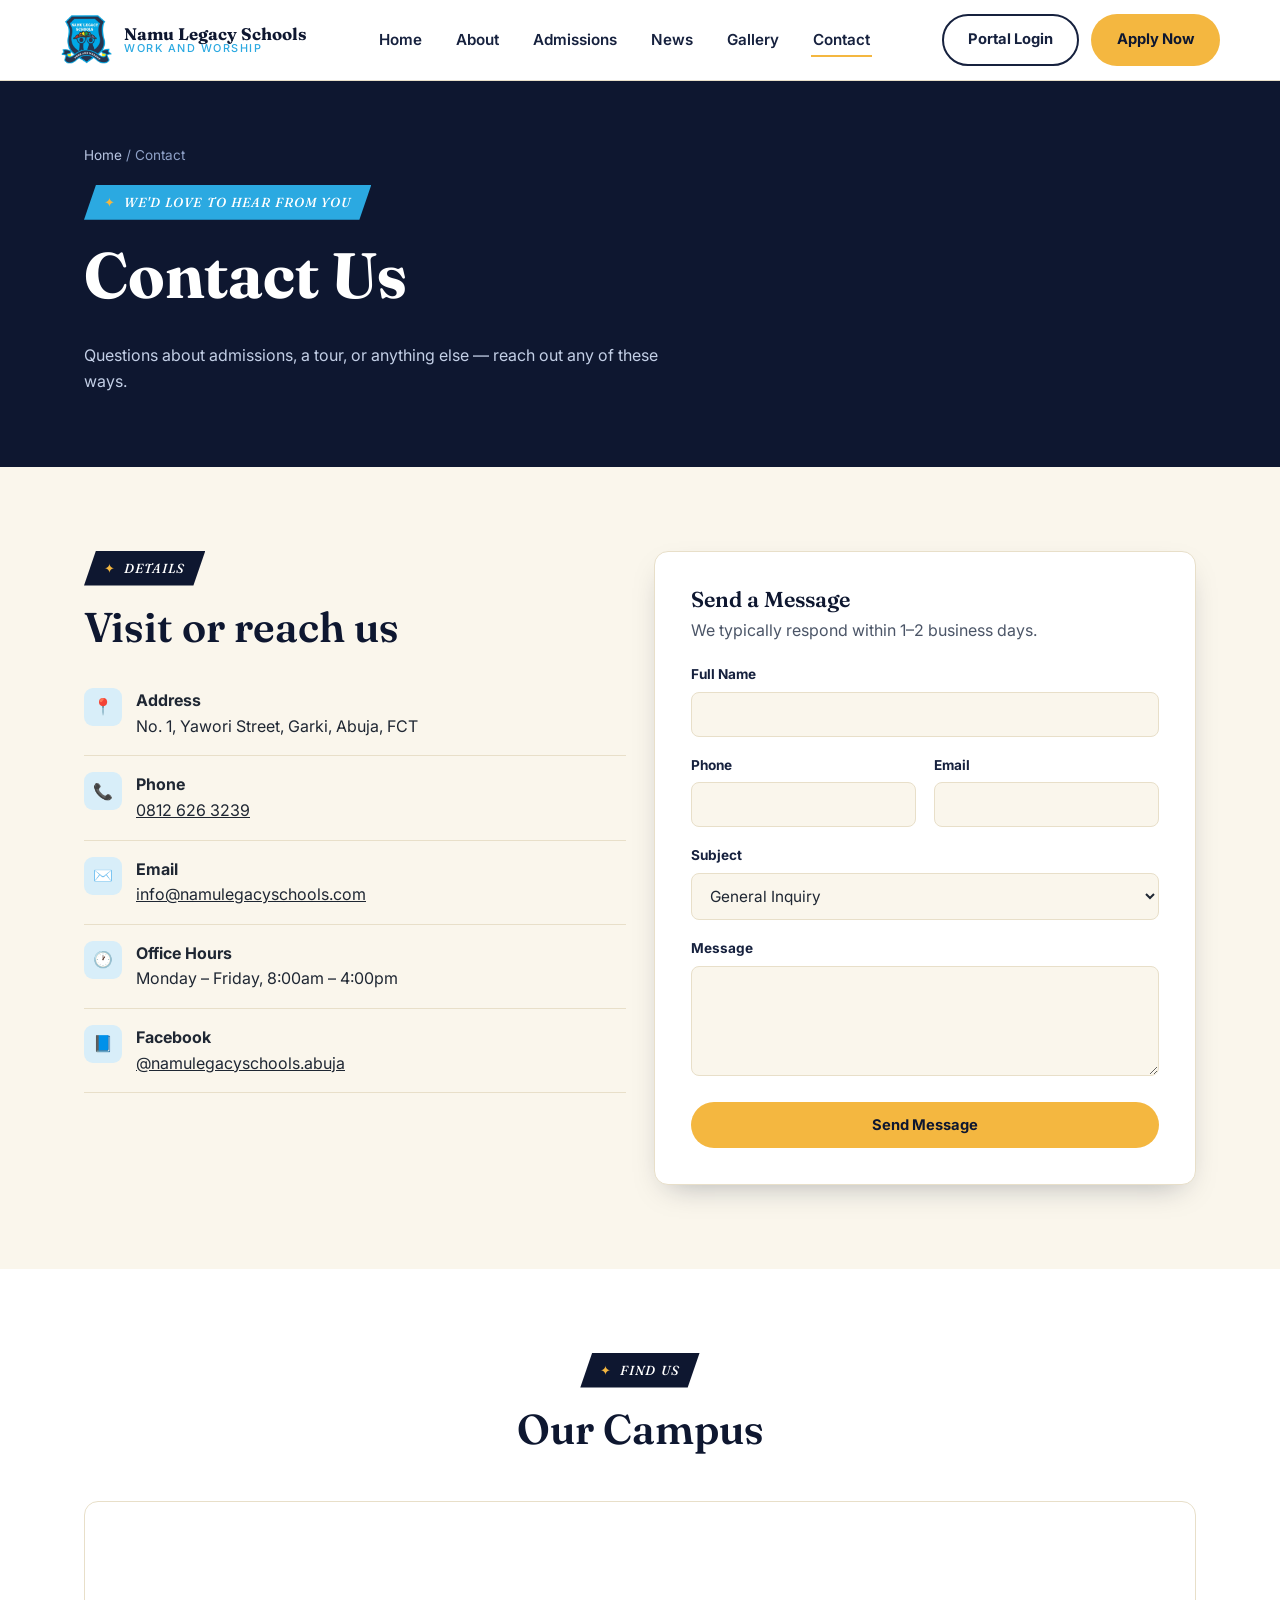
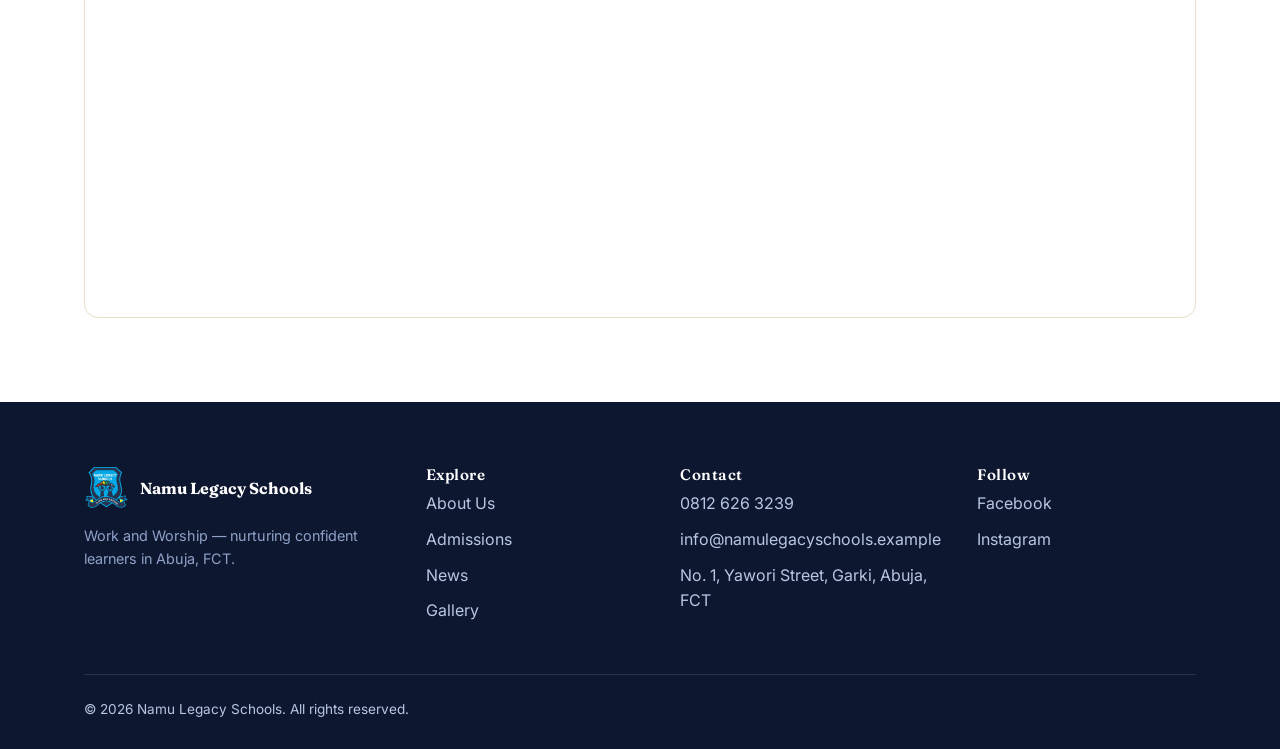
<file: contact.html>
<!DOCTYPE html>
<html lang="en">
<head>
<meta charset="UTF-8">
<meta name="viewport" content="width=device-width, initial-scale=1.0">
<title>Contact Us | Namu Legacy Schools</title>
<meta name="description" content="Get in touch with Namu Legacy Schools, Abuja — visit us, call, or send us a message.">
<link rel="icon" href="images/logo.png">
<link rel="preconnect" href="https://fonts.googleapis.com">
<link href="https://fonts.googleapis.com/css2?family=Fraunces:ital,wght@0,500;0,600;0,700;1,500&family=Inter:wght@400;500;600;700&display=swap" rel="stylesheet">
<link rel="stylesheet" href="css/style.css">
</head>
<body>
<a href="#main" class="skip-link">Skip to content</a>

<header class="site-header">
  <div class="container nav">
    <a href="index.html" class="brand">
      <img src="images/logo.png" alt="Namu Legacy Schools crest">
      <span class="brand-text">Namu Legacy Schools<span>Work and Worship</span></span>
    </a>
    <ul class="nav-links">
      <li><a href="index.html">Home</a></li>
      <li><a href="about.html">About</a></li>
      <li><a href="admissions.html">Admissions</a></li>
      <li><a href="news.html">News</a></li>
      <li><a href="gallery.html">Gallery</a></li>
      <li><a href="contact.html" aria-current="page">Contact</a></li>
    </ul>
    <div class="nav-cta">
      <a href="#" class="btn btn-outline">Portal Login</a>
      <a href="admissions.html" class="btn btn-primary">Apply Now</a>
    </div>
    <button class="nav-toggle" aria-label="Toggle menu" aria-expanded="false">☰</button>
  </div>
</header>

<main id="main">

  <div class="page-header">
    <div class="container">
      <div class="crumbs"><a href="index.html">Home</a> / Contact</div>
      <span class="ribbon">We'd love to hear from you</span>
      <h1>Contact Us</h1>
      <p>Questions about admissions, a tour, or anything else — reach out any of these ways.</p>
    </div>
  </div>

  <section>
    <div class="container grid-2">
      <div>
        <span class="ribbon">Details</span>
        <h2>Visit or reach us</h2>
        <ul class="info-list">
          <li>
            <span class="ic">📍</span>
            <div><strong>Address</strong><br>No. 1, Yawori Street, Garki, Abuja, FCT</div>
          </li>
          <li>
            <span class="ic">📞</span>
            <div><strong>Phone</strong><br><a href="tel:+2348126263239">0812 626 3239</a></div>
          </li>
          <li>
            <span class="ic">✉️</span>
            <div><strong>Email</strong><br><a href="mailto:info@namulegacyschools.com">info@namulegacyschools.com</a> </div>
          </li>
          <li>
            <span class="ic">🕐</span>
            <div><strong>Office Hours</strong><br>Monday – Friday, 8:00am – 4:00pm</div>
          </li>
          <li>
            <span class="ic">📘</span>
            <div><strong>Facebook</strong><br><a href="https://web.facebook.com/namulegacyschools.abuja/" target="_blank" rel="noopener">@namulegacyschools.abuja</a></div>
          </li>
        </ul>
      </div>

      <div class="form-card">
        <h3 style="margin-bottom:6px;">Send a Message</h3>
        <p style="margin-bottom:20px;">We typically respond within 1–2 business days.</p>
        <div class="form-success">Thanks for reaching out! We'll get back to you shortly.</div>
        <form data-demo-form>
          <div class="field">
            <label for="name">Full Name</label>
            <input type="text" id="name" name="name" required>
          </div>
          <div class="form-row">
            <div class="field">
              <label for="cphone">Phone</label>
              <input type="tel" id="cphone" name="cphone">
            </div>
            <div class="field">
              <label for="cemail">Email</label>
              <input type="email" id="cemail" name="cemail" required>
            </div>
          </div>
          <div class="field">
            <label for="subject">Subject</label>
            <select id="subject" name="subject">
              <option>General Inquiry</option>
              <option>Admissions</option>
              <option>Book a Tour</option>
              <option>Other</option>
            </select>
          </div>
          <div class="field">
            <label for="cmessage">Message</label>
            <textarea id="cmessage" name="cmessage" required></textarea>
          </div>
          <button type="submit" class="btn btn-primary" style="width:100%;">Send Message</button>
        </form>
      </div>
    </div>
  </section>

  <section class="section-alt">
    <div class="container">
      <div class="section-head center">
        <span class="ribbon">Find Us</span>
        <h2>Our Campus</h2>
      </div>
      <div style="border-radius:14px;overflow:hidden;border:1px solid var(--paper-line);aspect-ratio:16/6;">
        <iframe
          title="Namu Legacy Schools campus map"
          width="100%" height="100%" style="border:0;display:block;"
          loading="lazy"
          referrerpolicy="no-referrer-when-downgrade"
          src="https://www.google.com/maps?q=No.+1+Yawori+Street,+Garki,+Abuja,+FCT&output=embed">
        </iframe>
      </div>
    </div>
  </section>

</main>

<footer class="site-footer">
  <div class="container">
    <div class="footer-grid">
      <div>
        <div class="footer-brand">
          <img src="images/logo.png" alt="Namu Legacy Schools crest">
          <strong style="color:#fff;font-family:var(--font-display);">Namu Legacy Schools</strong>
        </div>
        <p style="color:#8fa1c7;font-size:0.9rem;">Work and Worship — nurturing confident learners in Abuja, FCT.</p>
      </div>
      <div>
        <h4>Explore</h4>
        <ul>
          <li><a href="about.html">About Us</a></li>
          <li><a href="admissions.html">Admissions</a></li>
          <li><a href="news.html">News</a></li>
          <li><a href="gallery.html">Gallery</a></li>
        </ul>
      </div>
      <div>
        <h4>Contact</h4>
        <ul>
          <li><a href="tel:+2348126263239">0812 626 3239</a></li>
          <li><a href="mailto:info@namulegacyschools.example">info@namulegacyschools.example</a></li>
          <li>No. 1, Yawori Street, Garki, Abuja, FCT</li>
        </ul>
      </div>
      <div>
        <h4>Follow</h4>
        <ul>
          <li><a href="https://web.facebook.com/namulegacyschools.abuja/" target="_blank" rel="noopener">Facebook</a></li>
          <li><a href="#">Instagram</a></li>
        </ul>
      </div>
    </div>
    <div class="footer-bottom">
      <span>© <span data-year></span> Namu Legacy Schools. All rights reserved.</span>
    </div>
  </div>
</footer>

<script src="js/main.js"></script>
</body>
</html>
</file>
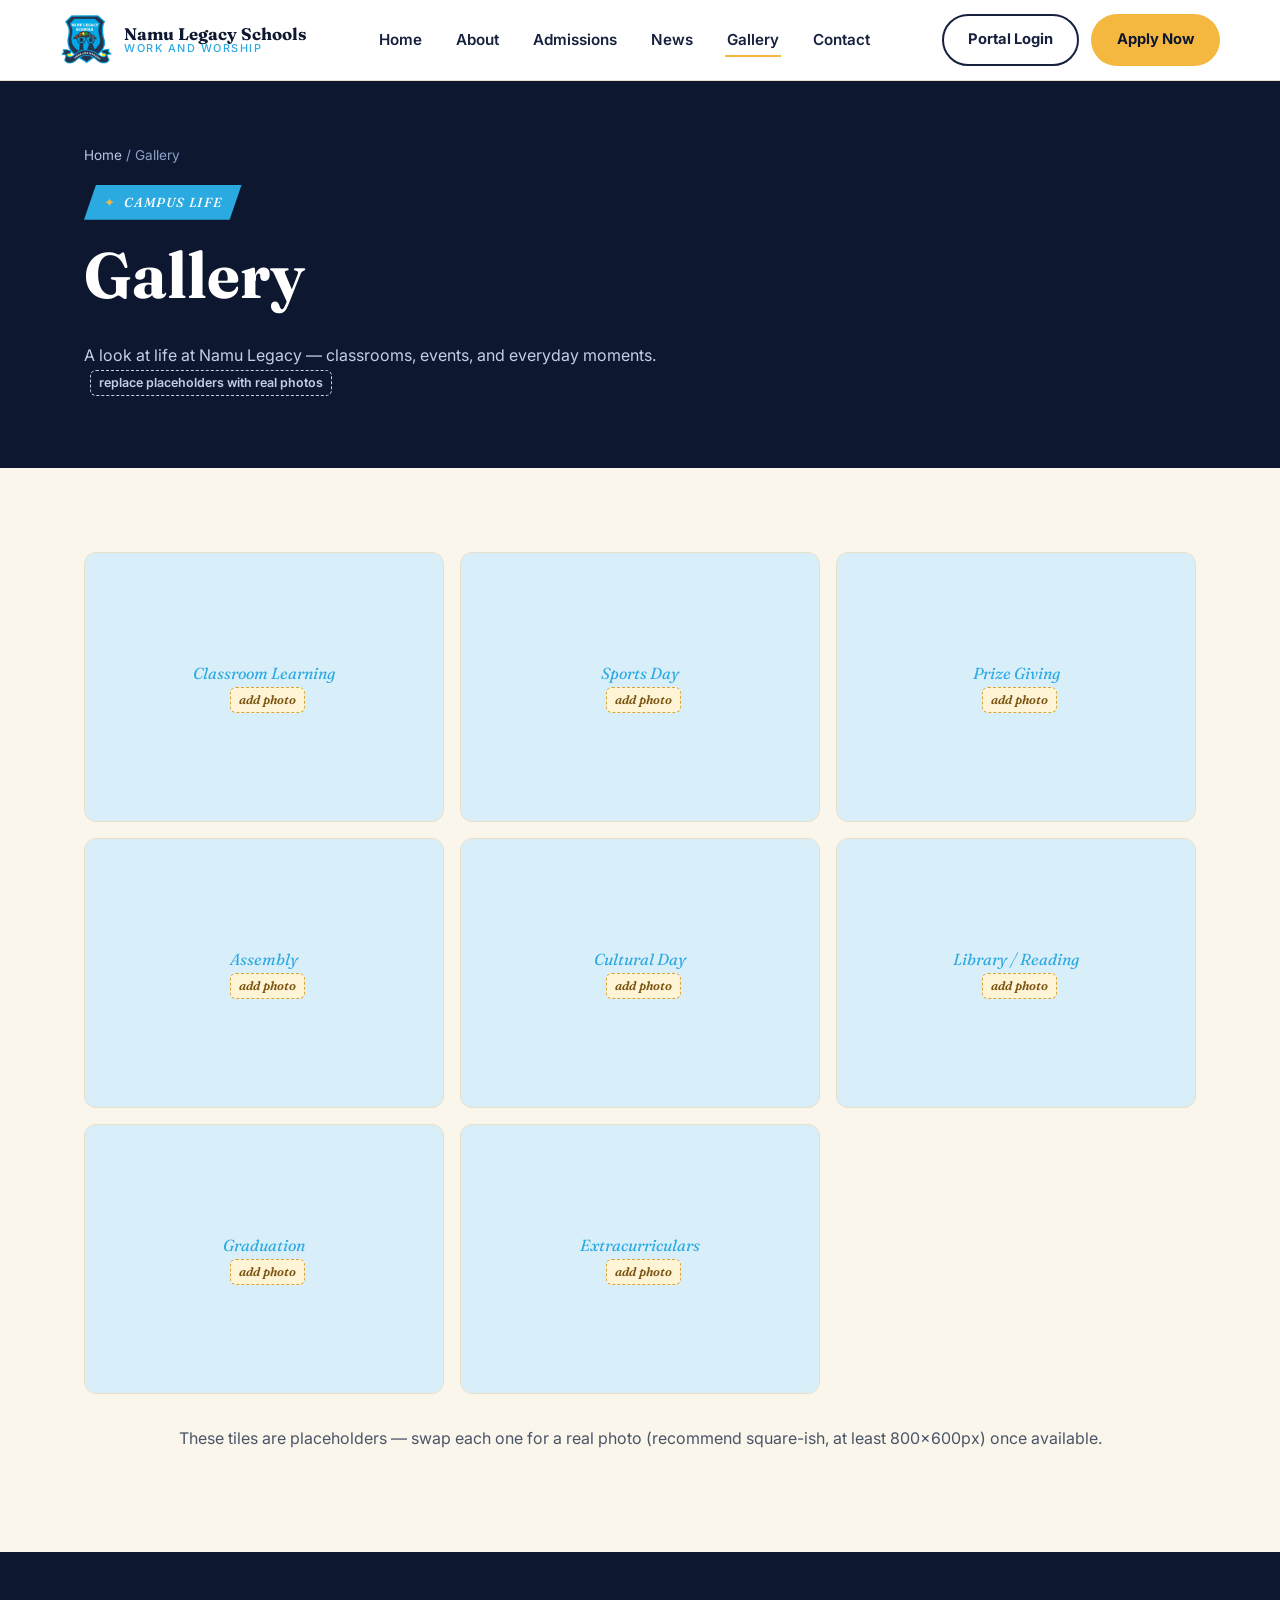
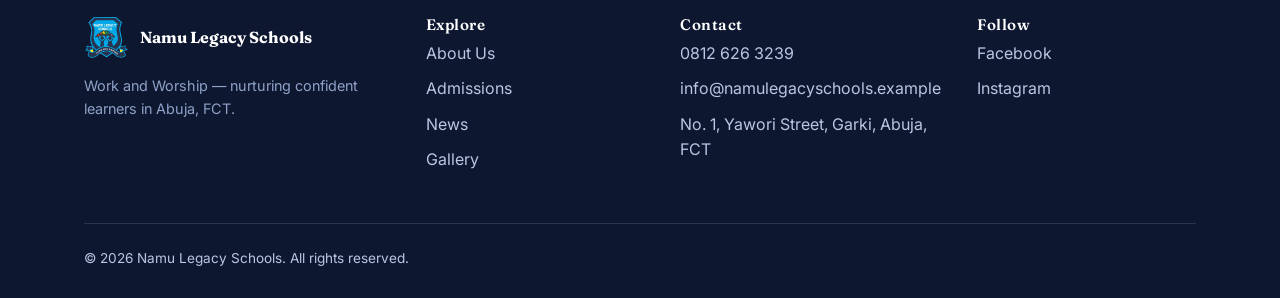
<file: gallery.html>
<!DOCTYPE html>
<html lang="en">
<head>
<meta charset="UTF-8">
<meta name="viewport" content="width=device-width, initial-scale=1.0">
<title>Gallery | Namu Legacy Schools</title>
<meta name="description" content="Photos from campus life at Namu Legacy Schools, Abuja.">
<link rel="icon" href="images/logo.png">
<link rel="preconnect" href="https://fonts.googleapis.com">
<link href="https://fonts.googleapis.com/css2?family=Fraunces:ital,wght@0,500;0,600;0,700;1,500&family=Inter:wght@400;500;600;700&display=swap" rel="stylesheet">
<link rel="stylesheet" href="css/style.css">
</head>
<body>
<a href="#main" class="skip-link">Skip to content</a>

<header class="site-header">
  <div class="container nav">
    <a href="index.html" class="brand">
      <img src="images/logo.png" alt="Namu Legacy Schools crest">
      <span class="brand-text">Namu Legacy Schools<span>Work and Worship</span></span>
    </a>
    <ul class="nav-links">
      <li><a href="index.html">Home</a></li>
      <li><a href="about.html">About</a></li>
      <li><a href="admissions.html">Admissions</a></li>
      <li><a href="news.html">News</a></li>
      <li><a href="gallery.html" aria-current="page">Gallery</a></li>
      <li><a href="contact.html">Contact</a></li>
    </ul>
    <div class="nav-cta">
      <a href="#" class="btn btn-outline">Portal Login</a>
      <a href="admissions.html" class="btn btn-primary">Apply Now</a>
    </div>
    <button class="nav-toggle" aria-label="Toggle menu" aria-expanded="false">☰</button>
  </div>
</header>

<main id="main">

  <div class="page-header">
    <div class="container">
      <div class="crumbs"><a href="index.html">Home</a> / Gallery</div>
      <span class="ribbon">Campus Life</span>
      <h1>Gallery</h1>
      <p>A look at life at Namu Legacy — classrooms, events, and everyday moments. <span class="needs-content" style="background:transparent;border-color:#c3cfe6;color:#c3cfe6;">replace placeholders with real photos</span></p>
    </div>
  </div>

  <section>
    <div class="container">
      <div class="gallery-grid">
        <figure><figcaption>Classroom Learning<br><span class="needs-content">add photo</span></figcaption></figure>
        <figure><figcaption>Sports Day<br><span class="needs-content">add photo</span></figcaption></figure>
        <figure><figcaption>Prize Giving<br><span class="needs-content">add photo</span></figcaption></figure>
        <figure><figcaption>Assembly<br><span class="needs-content">add photo</span></figcaption></figure>
        <figure><figcaption>Cultural Day<br><span class="needs-content">add photo</span></figcaption></figure>
        <figure><figcaption>Library / Reading<br><span class="needs-content">add photo</span></figcaption></figure>
        <figure><figcaption>Graduation<br><span class="needs-content">add photo</span></figcaption></figure>
        <figure><figcaption>Extracurriculars<br><span class="needs-content">add photo</span></figcaption></figure>
      </div>
      <p style="text-align:center;margin-top:32px;color:var(--ink-soft);">These tiles are placeholders — swap each one for a real photo (recommend square-ish, at least 800×600px) once available.</p>
    </div>
  </section>

</main>

<footer class="site-footer">
  <div class="container">
    <div class="footer-grid">
      <div>
        <div class="footer-brand">
          <img src="images/logo.png" alt="Namu Legacy Schools crest">
          <strong style="color:#fff;font-family:var(--font-display);">Namu Legacy Schools</strong>
        </div>
        <p style="color:#8fa1c7;font-size:0.9rem;">Work and Worship — nurturing confident learners in Abuja, FCT.</p>
      </div>
      <div>
        <h4>Explore</h4>
        <ul>
          <li><a href="about.html">About Us</a></li>
          <li><a href="admissions.html">Admissions</a></li>
          <li><a href="news.html">News</a></li>
          <li><a href="gallery.html">Gallery</a></li>
        </ul>
      </div>
      <div>
        <h4>Contact</h4>
        <ul>
          <li><a href="tel:+2348126263239">0812 626 3239</a></li>
          <li><a href="mailto:info@namulegacyschools.example">info@namulegacyschools.example</a></li>
          <li>No. 1, Yawori Street, Garki, Abuja, FCT</li>
        </ul>
      </div>
      <div>
        <h4>Follow</h4>
        <ul>
          <li><a href="https://web.facebook.com/namulegacyschools.abuja/" target="_blank" rel="noopener">Facebook</a></li>
          <li><a href="#">Instagram</a></li>
        </ul>
      </div>
    </div>
    <div class="footer-bottom">
      <span>© <span data-year></span> Namu Legacy Schools. All rights reserved.</span>
    </div>
  </div>
</footer>

<script src="js/main.js"></script>
</body>
</html>
</file>
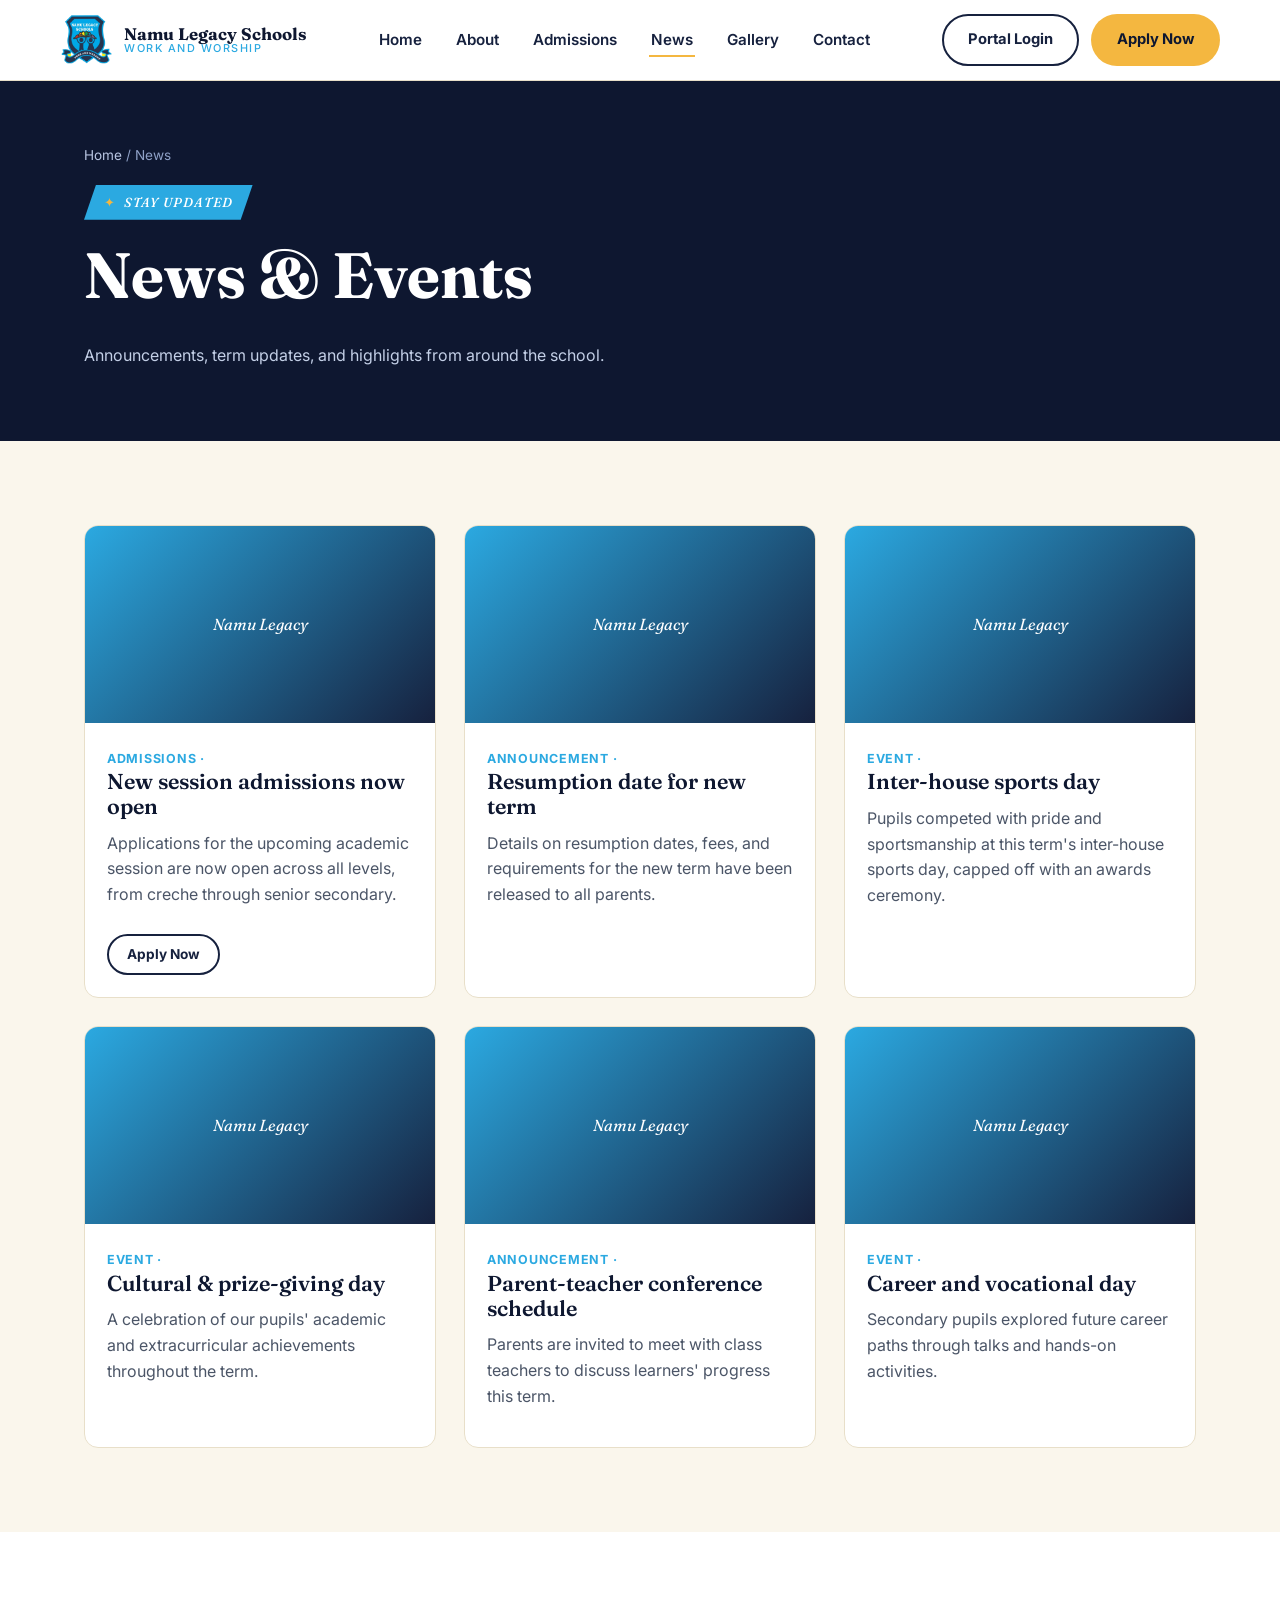
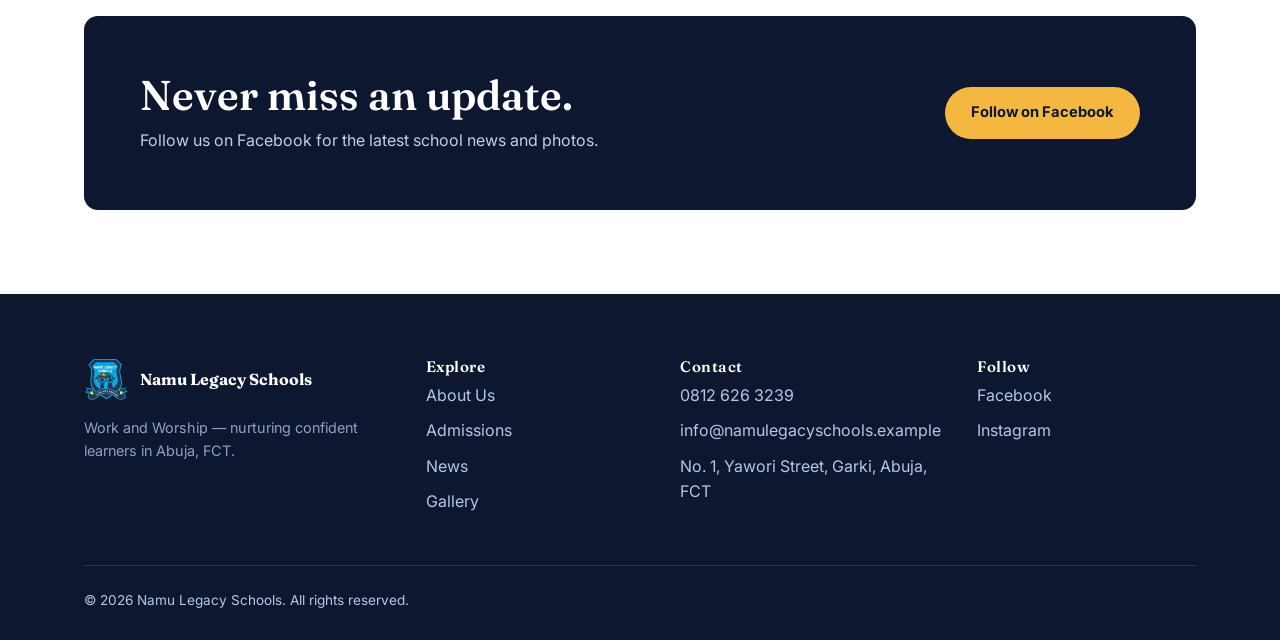
<file: news.html>
<!DOCTYPE html>
<html lang="en">
<head>
<meta charset="UTF-8">
<meta name="viewport" content="width=device-width, initial-scale=1.0">
<title>News & Events | Namu Legacy Schools</title>
<meta name="description" content="Latest news, announcements and events from Namu Legacy Schools, Abuja.">
<link rel="icon" href="images/logo.png">
<link rel="preconnect" href="https://fonts.googleapis.com">
<link href="https://fonts.googleapis.com/css2?family=Fraunces:ital,wght@0,500;0,600;0,700;1,500&family=Inter:wght@400;500;600;700&display=swap" rel="stylesheet">
<link rel="stylesheet" href="css/style.css">
</head>
<body>
<a href="#main" class="skip-link">Skip to content</a>

<header class="site-header">
  <div class="container nav">
    <a href="index.html" class="brand">
      <img src="images/logo.png" alt="Namu Legacy Schools crest">
      <span class="brand-text">Namu Legacy Schools<span>Work and Worship</span></span>
    </a>
    <ul class="nav-links">
      <li><a href="index.html">Home</a></li>
      <li><a href="about.html">About</a></li>
      <li><a href="admissions.html">Admissions</a></li>
      <li><a href="news.html" aria-current="page">News</a></li>
      <li><a href="gallery.html">Gallery</a></li>
      <li><a href="contact.html">Contact</a></li>
    </ul>
    <div class="nav-cta">
      <a href="#" class="btn btn-outline">Portal Login</a>
      <a href="admissions.html" class="btn btn-primary">Apply Now</a>
    </div>
    <button class="nav-toggle" aria-label="Toggle menu" aria-expanded="false">☰</button>
  </div>
</header>

<main id="main">

  <div class="page-header">
    <div class="container">
      <div class="crumbs"><a href="index.html">Home</a> / News</div>
      <span class="ribbon">Stay Updated</span>
      <h1>News &amp; Events</h1>
      <p>Announcements, term updates, and highlights from around the school.</p>
    </div>
  </div>

  <section>
    <div class="container">
      <div class="grid-3">
        <article class="news-card">
          <div class="news-thumb">Namu Legacy</div>
          <div class="news-body">
            <span class="news-date">Admissions · </span>
            <h3>New session admissions now open</h3>
            <p>Applications for the upcoming academic session are now open across all levels, from creche through senior secondary.</p>
            <a href="admissions.html" class="btn btn-outline" style="padding:8px 18px;font-size:0.85rem;margin-top:10px;">Apply Now</a>
          </div>
        </article>
        <article class="news-card">
          <div class="news-thumb">Namu Legacy</div>
          <div class="news-body">
            <span class="news-date">Announcement ·</span>
            <h3>Resumption date for new term</h3>
            <p>Details on resumption dates, fees, and requirements for the new term have been released to all parents.</p>
          </div>
        </article>
        <article class="news-card">
          <div class="news-thumb">Namu Legacy</div>
          <div class="news-body">
            <span class="news-date">Event ·</span>
            <h3>Inter-house sports day</h3>
            <p>Pupils competed with pride and sportsmanship at this term's inter-house sports day, capped off with an awards ceremony.</p>
          </div>
        </article>
        <article class="news-card">
          <div class="news-thumb">Namu Legacy</div>
          <div class="news-body">
            <span class="news-date">Event · </span>
            <h3>Cultural &amp; prize-giving day</h3>
            <p>A celebration of our pupils' academic and extracurricular achievements throughout the term.</p>
          </div>
        </article>
        <article class="news-card">
          <div class="news-thumb">Namu Legacy</div>
          <div class="news-body">
            <span class="news-date">Announcement ·</span>
            <h3>Parent-teacher conference schedule</h3>
            <p>Parents are invited to meet with class teachers to discuss learners' progress this term.</p>
          </div>
        </article>
        <article class="news-card">
          <div class="news-thumb">Namu Legacy</div>
          <div class="news-body">
            <span class="news-date">Event · </span>
            <h3>Career and vocational day</h3>
            <p>Secondary pupils explored future career paths through talks and hands-on activities.</p>
          </div>
        </article>
      </div>
    </div>
  </section>

  <section class="section-alt">
    <div class="container">
      <div class="cta-band">
        <div>
          <h2>Never miss an update.</h2>
          <p>Follow us on Facebook for the latest school news and photos.</p>
        </div>
        <a href="https://web.facebook.com/namulegacyschools.abuja/" target="_blank" rel="noopener" class="btn btn-primary">Follow on Facebook</a>
      </div>
    </div>
  </section>

</main>

<footer class="site-footer">
  <div class="container">
    <div class="footer-grid">
      <div>
        <div class="footer-brand">
          <img src="images/logo.png" alt="Namu Legacy Schools crest">
          <strong style="color:#fff;font-family:var(--font-display);">Namu Legacy Schools</strong>
        </div>
        <p style="color:#8fa1c7;font-size:0.9rem;">Work and Worship — nurturing confident learners in Abuja, FCT.</p>
      </div>
      <div>
        <h4>Explore</h4>
        <ul>
          <li><a href="about.html">About Us</a></li>
          <li><a href="admissions.html">Admissions</a></li>
          <li><a href="news.html">News</a></li>
          <li><a href="gallery.html">Gallery</a></li>
        </ul>
      </div>
      <div>
        <h4>Contact</h4>
        <ul>
          <li><a href="tel:+2348126263239">0812 626 3239</a></li>
          <li><a href="mailto:info@namulegacyschools.example">info@namulegacyschools.example</a></li>
          <li>No. 1, Yawori Street, Garki, Abuja, FCT</li>
        </ul>
      </div>
      <div>
        <h4>Follow</h4>
        <ul>
          <li><a href="https://web.facebook.com/namulegacyschools.abuja/" target="_blank" rel="noopener">Facebook</a></li>
          <li><a href="#">Instagram</a></li>
        </ul>
      </div>
    </div>
    <div class="footer-bottom">
      <span>© <span data-year></span> Namu Legacy Schools. All rights reserved.</span>
    </div>
  </div>
</footer>

<script src="js/main.js"></script>
</body>
</html>
</file>
<file: css/style.css>
/* ===========================================================
   NAMU LEGACY SCHOOLS — Design tokens
   Palette drawn from the crest: navy shield, sky-blue field,
   gold ribbon, rainbow open-book.
   =========================================================== */

:root {
  --navy: #16213e;
  --navy-deep: #0e1730;
  --sky: #2ba9e1;
  --sky-dim: #d8eef9;
  --gold: #f4b740;
  --paper: #faf6ec;
  --paper-line: #e8dfc9;
  --ink: #1f2733;
  --ink-soft: #4b5567;
  --white: #ffffff;

  --book-red: #d64545;
  --book-green: #3f9e5b;
  --book-purple: #7d5ba6;

  --font-display: "Fraunces", "Iowan Old Style", Georgia, serif;
  --font-body: "Inter", -apple-system, BlinkMacSystemFont, "Segoe UI", sans-serif;

  --radius-card: 14px;
  --shadow-soft: 0 12px 30px -14px rgba(14, 23, 48, 0.35);
}

* { box-sizing: border-box; }
html { scroll-behavior: smooth; }

body {
  margin: 0;
  font-family: var(--font-body);
  color: var(--ink);
  background: var(--paper);
  line-height: 1.6;
  -webkit-font-smoothing: antialiased;
}

img { max-width: 100%; display: block; }
a { color: inherit; }

h1, h2, h3, h4 {
  font-family: var(--font-display);
  color: var(--navy-deep);
  margin: 0 0 0.5em;
  line-height: 1.15;
  font-weight: 600;
}

h1 { font-size: clamp(2.4rem, 5vw, 4rem); font-weight: 700; }
h2 { font-size: clamp(1.8rem, 3.4vw, 2.6rem); }
h3 { font-size: 1.35rem; }

p { margin: 0 0 1em; color: var(--ink-soft); }

.container {
  width: 100%;
  max-width: 1160px;
  margin: 0 auto;
  padding: 0 24px;
}

/* Skip link for keyboard users */
.skip-link {
  position: absolute;
  left: -999px;
  top: 0;
  background: var(--gold);
  color: var(--navy-deep);
  padding: 10px 16px;
  z-index: 999;
  font-weight: 600;
}
.skip-link:focus { left: 12px; top: 12px; }

/* ---------- Eyebrow / ribbon label (signature element) ----------
   Echoes the banner ribbon under the crest that reads
   "WORK AND WORSHIP" — used to label every section. */
.ribbon {
  display: inline-flex;
  align-items: center;
  gap: 8px;
  background: var(--navy-deep);
  color: var(--white);
  font-family: var(--font-display);
  font-style: italic;
  font-weight: 500;
  font-size: 0.82rem;
  letter-spacing: 0.08em;
  text-transform: uppercase;
  padding: 7px 20px;
  clip-path: polygon(12px 0, 100% 0, calc(100% - 12px) 100%, 0 100%);
  margin-bottom: 18px;
}
.ribbon::before { content: "✦"; color: var(--gold); font-style: normal; }

/* ---------- Header / nav ---------- */
.site-header {
  position: sticky;
  top: 0;
  z-index: 100;
  background: var(--white);
  border-bottom: 1px solid var(--paper-line);
}
.nav {
  display: flex;
  align-items: center;
  justify-content: space-between;
  padding: 14px 0;
}
.brand {
  display: flex;
  align-items: center;
  gap: 12px;
  text-decoration: none;
}
.brand img { height: 52px; width: auto; }
.brand-text {
  font-family: var(--font-display);
  font-weight: 700;
  color: var(--navy-deep);
  line-height: 1.1;
  font-size: 1.05rem;
}
.brand-text span {
  display: block;
  font-family: var(--font-body);
  font-weight: 500;
  font-size: 0.68rem;
  letter-spacing: 0.14em;
  text-transform: uppercase;
  color: var(--sky);
}

.nav-links {
  display: flex;
  align-items: center;
  gap: 30px;
  list-style: none;
  margin: 0;
  padding: 0;
}
.nav-links a {
  text-decoration: none;
  font-weight: 600;
  font-size: 0.95rem;
  color: var(--navy);
  padding: 6px 2px;
  border-bottom: 2px solid transparent;
  transition: border-color 0.2s ease;
}
.nav-links a:hover,
.nav-links a[aria-current="page"] { border-color: var(--gold); }

.btn {
  display: inline-block;
  font-family: var(--font-body);
  font-weight: 700;
  font-size: 0.92rem;
  text-decoration: none;
  padding: 12px 24px;
  border-radius: 999px;
  border: 2px solid transparent;
  cursor: pointer;
  transition: transform 0.15s ease, background 0.2s ease, color 0.2s ease;
}
.btn:hover { transform: translateY(-1px); }
.btn-primary { background: var(--gold); color: var(--navy-deep); }
.btn-primary:hover { background: #eda824; }
.btn-outline { background: transparent; border-color: var(--navy); color: var(--navy); }
.btn-outline:hover { background: var(--navy); color: var(--white); }
.btn-ghost { background: transparent; color: var(--sky); border-color: var(--sky); }
.btn-ghost:hover { background: var(--sky); color: var(--white); }

.nav-cta { display: flex; align-items: center; gap: 12px; }

.nav-toggle {
  display: none;
  background: none;
  border: none;
  font-size: 1.6rem;
  color: var(--navy);
  cursor: pointer;
}

/* ---------- Hero ---------- */
.hero {
  background: linear-gradient(160deg, var(--navy-deep) 0%, var(--navy) 62%, var(--sky) 130%);
  color: var(--white);
  position: relative;
  overflow: hidden;
}
.hero .container {
  display: grid;
  grid-template-columns: 1.1fr 0.9fr;
  gap: 48px;
  align-items: center;
  padding-top: 56px;
  padding-bottom: 56px;
}
.hero h1 { color: var(--white); }
.hero .lede { color: #cdd8ee; font-size: 1.15rem; max-width: 46ch; }
.hero-actions { display: flex; gap: 14px; margin-top: 28px; flex-wrap: wrap; }

.hero-badge-row {
  display: flex;
  gap: 28px;
  margin-top: 44px;
  padding-top: 28px;
  border-top: 1px solid rgba(255,255,255,0.18);
  flex-wrap: wrap;
}
.hero-badge-row div { min-width: 110px; }
.hero-badge-row strong {
  display: block;
  font-family: var(--font-display);
  font-size: 1.7rem;
  color: var(--gold);
}
.hero-badge-row span { font-size: 0.82rem; color: #b9c6e2; }

.hero-crest {
  text-align: center;
}
.hero-crest img { max-width: 450px; margin: 0 auto; }

/* ---------- Sections ---------- */
section { padding: 84px 0; }
.section-alt { background: var(--white); }
.section-head { max-width: 640px; margin-bottom: 48px; }
.section-head.center { margin-left: auto; margin-right: auto; text-align: center; }

/* Feature / value cards */
.grid-3 {
  display: grid;
  grid-template-columns: repeat(3, 1fr);
  gap: 28px;
}
.grid-2 { display: grid; grid-template-columns: repeat(2, 1fr); gap: 28px; }

.card {
  background: var(--white);
  border: 1px solid var(--paper-line);
  border-radius: var(--radius-card);
  padding: 30px;
  position: relative;
}
.card .mark {
  width: 42px; height: 42px;
  border-radius: 10px;
  background: var(--sky-dim);
  color: var(--sky);
  display: flex; align-items: center; justify-content: center;
  font-family: var(--font-display); font-weight: 700; font-size: 1.1rem;
  margin-bottom: 16px;
}

/* Alternating accent colors on the "pillars" cards — echoes the
   rainbow pages of the open book in the crest */
.grid-3 .card:nth-child(1) .mark { background: #fbe3e3; color: var(--book-red); }
.grid-3 .card:nth-child(2) .mark { background: #e1f2e6; color: var(--book-green); }
.grid-3 .card:nth-child(3) .mark { background: #ece3f4; color: var(--book-purple); }

/* CTA banner */
.cta-band {
  background: var(--navy-deep);
  color: var(--white);
  border-radius: var(--radius-card);
  padding: 56px;
  display: flex;
  align-items: center;
  justify-content: space-between;
  gap: 24px;
  flex-wrap: wrap;
}
.cta-band h2 { color: var(--white); margin-bottom: 8px; }
.cta-band p { color: #c3cfe6; margin: 0; }

/* Footer */
.site-footer {
  background: var(--navy-deep);
  color: #b9c6e2;
  padding: 64px 0 28px;
}
.footer-grid {
  display: grid;
  grid-template-columns: 1.4fr 1fr 1fr 1fr;
  gap: 36px;
  padding-bottom: 40px;
  border-bottom: 1px solid rgba(255,255,255,0.12);
}
.footer-grid h4 { color: var(--white); font-size: 0.95rem; letter-spacing: 0.03em; }
.footer-grid ul { list-style: none; margin: 0; padding: 0; }
.footer-grid li { margin-bottom: 10px; }
.footer-grid a { text-decoration: none; color: #b9c6e2; }
.footer-grid a:hover { color: var(--gold); }
.footer-brand { display: flex; gap: 12px; align-items: center; margin-bottom: 14px; }
.footer-brand img { height: 44px; }
.footer-bottom {
  padding-top: 24px;
  display: flex;
  justify-content: space-between;
  font-size: 0.85rem;
  flex-wrap: wrap;
  gap: 12px;
}

/* ---------- Page header (interior pages) ---------- */
.page-header {
  background: var(--navy-deep);
  color: var(--white);
  padding: 64px 0 56px;
}
.page-header .ribbon { background: var(--sky); }
.page-header h1 { color: var(--white); }
.page-header p { color: #c3cfe6; max-width: 60ch; }
.crumbs { font-size: 0.85rem; color: #8fa1c7; margin-bottom: 18px; }
.crumbs a { color: #b9c6e2; text-decoration: none; }

/* ---------- Forms ---------- */
.form-card {
  background: var(--white);
  border-radius: var(--radius-card);
  border: 1px solid var(--paper-line);
  padding: 36px;
  box-shadow: var(--shadow-soft);
}
.form-row { display: grid; grid-template-columns: 1fr 1fr; gap: 18px; }
.field { margin-bottom: 18px; }
.field label {
  display: block;
  font-weight: 700;
  font-size: 0.85rem;
  margin-bottom: 6px;
  color: var(--navy);
}
.field input, .field select, .field textarea {
  width: 100%;
  padding: 12px 14px;
  border: 1.5px solid var(--paper-line);
  border-radius: 8px;
  font-family: var(--font-body);
  font-size: 0.96rem;
  background: var(--paper);
  color: var(--ink);
}
.field input:focus, .field select:focus, .field textarea:focus {
  outline: none;
  border-color: var(--sky);
  background: var(--white);
}
.field textarea { resize: vertical; min-height: 110px; }
.form-note { font-size: 0.82rem; color: var(--ink-soft); margin-top: 6px; }
.form-success {
  display: none;
  background: #e1f2e6;
  border: 1px solid var(--book-green);
  color: #1e5f33;
  padding: 14px 18px;
  border-radius: 10px;
  margin-bottom: 18px;
  font-weight: 600;
}

/* Info list (contact page) */
.info-list { list-style: none; margin: 0; padding: 0; }
.info-list li {
  display: flex;
  gap: 14px;
  padding: 16px 0;
  border-bottom: 1px solid var(--paper-line);
}
.info-list .ic {
  width: 38px; height: 38px; flex: none;
  border-radius: 9px;
  background: var(--sky-dim);
  color: var(--sky);
  display: flex; align-items: center; justify-content: center;
  font-weight: 700;
}

/* Timeline (admissions steps) */
.steps { counter-reset: step; list-style: none; margin: 0; padding: 0; }
.steps li {
  counter-increment: step;
  position: relative;
  padding-left: 56px;
  margin-bottom: 30px;
}
.steps li::before {
  content: counter(step);
  position: absolute;
  left: 0; top: 0;
  width: 38px; height: 38px;
  background: var(--navy-deep);
  color: var(--gold);
  border-radius: 10px;
  display: flex; align-items: center; justify-content: center;
  font-family: var(--font-display); font-weight: 700;
}

/* Gallery */
.gallery-grid {
  display: grid;
  grid-template-columns: repeat(3, 1fr);
  gap: 16px;
}
.gallery-grid figure {
  margin: 0;
  border-radius: 12px;
  overflow: hidden;
  aspect-ratio: 4/3;
  background: var(--sky-dim);
  display: flex; align-items: center; justify-content: center;
  color: var(--sky);
  font-family: var(--font-display);
  font-style: italic;
  text-align: center;
  padding: 12px;
  border: 1px solid var(--paper-line);
}

/* News cards */
.news-card {
  background: var(--white);
  border: 1px solid var(--paper-line);
  border-radius: var(--radius-card);
  overflow: hidden;
}
.news-thumb {
  aspect-ratio: 16/9;
  background: linear-gradient(135deg, var(--sky), var(--navy));
  color: var(--white);
  display: flex; align-items: center; justify-content: center;
  font-family: var(--font-display); font-style: italic;
}
.news-body { padding: 22px; }
.news-date {
  font-size: 0.78rem;
  font-weight: 700;
  letter-spacing: 0.06em;
  text-transform: uppercase;
  color: var(--sky);
}

/* Placeholder callout — flags content the school needs to replace */
.needs-content {
  display: inline-block;
  background: #fff4d6;
  border: 1px dashed #d8a53a;
  color: #7a5510;
  font-size: 0.78rem;
  padding: 2px 8px;
  border-radius: 6px;
  margin-left: 6px;
  font-weight: 600;
}

/* ========== ANIMATIONS ========== */

@keyframes fadeInUp {
  from {
    opacity: 0;
    transform: translateY(24px);
  }
  to {
    opacity: 1;
    transform: translateY(0);
  }
}

@keyframes fadeIn {
  from {
    opacity: 0;
  }
  to {
    opacity: 1;
  }
}

@keyframes slideInLeft {
  from {
    opacity: 0;
    transform: translateX(-24px);
  }
  to {
    opacity: 1;
    transform: translateX(0);
  }
}

@keyframes slideInRight {
  from {
    opacity: 0;
    transform: translateX(24px);
  }
  to {
    opacity: 1;
    transform: translateX(0);
  }
}

@keyframes pulse {
  0%, 100% {
    opacity: 1;
  }
  50% {
    opacity: 0.7;
  }
}

@keyframes scaleIn {
  from {
    opacity: 0;
    transform: scale(0.95);
  }
  to {
    opacity: 1;
    transform: scale(1);
  }
}

@keyframes float {
  0%, 100% {
    transform: translateY(0px);
  }
  50% {
    transform: translateY(-8px);
  }
}

/* Hero section animations */
.hero .container > div:first-child h1 {
  animation: fadeInUp 0.8s ease-out 0.2s both;
}

.hero .container > div:first-child p {
  animation: fadeInUp 0.8s ease-out 0.4s both;
}

.hero-actions {
  animation: fadeInUp 0.8s ease-out 0.5s both;
}

.hero-badge-row {
  animation: fadeInUp 0.8s ease-out 0.6s both;
}

.hero-crest {
  animation: slideInRight 0.8s ease-out 0.3s both;
}

.hero-crest img {
  animation: float 3s ease-in-out infinite;
}

/* Ribbon animations */
.ribbon {
  animation: fadeInUp 0.6s ease-out 0.15s both;
}

/* Card animations with stagger */
.card {
  animation: fadeInUp 0.7s ease-out both;
  transition: transform 0.3s ease, box-shadow 0.3s ease;
}

.grid-3 .card {
  animation: fadeInUp 0.7s ease-out both;
}

.grid-3 .card:nth-child(1) {
  animation-delay: 0.2s;
}

.grid-3 .card:nth-child(2) {
  animation-delay: 0.35s;
}

.grid-3 .card:nth-child(3) {
  animation-delay: 0.5s;
}

.grid-2 .card:nth-child(1) {
  animation-delay: 0.2s;
}

.grid-2 .card:nth-child(2) {
  animation-delay: 0.35s;
}

/* Card hover effect */
.card:hover {
  transform: translateY(-6px);
  box-shadow: 0 16px 40px -12px rgba(14, 23, 48, 0.5);
}

/* News card animations */
.news-card {
  animation: fadeInUp 0.7s ease-out both;
}

.grid-3 .news-card:nth-child(1) {
  animation-delay: 0.2s;
}

.grid-3 .news-card:nth-child(2) {
  animation-delay: 0.35s;
}

.grid-3 .news-card:nth-child(3) {
  animation-delay: 0.5s;
}

.news-card:hover {
  transform: translateY(-4px);
  box-shadow: 0 12px 32px -10px rgba(14, 23, 48, 0.3);
}

/* CTA band animation */
.cta-band {
  animation: fadeInUp 0.8s ease-out 0.2s both;
  transition: transform 0.3s ease;
}

.cta-band:hover {
  transform: translateY(-4px);
}

/* Gallery animation */
.gallery-grid figure {
  animation: scaleIn 0.6s ease-out both;
  transition: transform 0.3s ease, box-shadow 0.3s ease;
}

.gallery-grid figure:nth-child(1) { animation-delay: 0.1s; }
.gallery-grid figure:nth-child(2) { animation-delay: 0.2s; }
.gallery-grid figure:nth-child(3) { animation-delay: 0.3s; }
.gallery-grid figure:nth-child(4) { animation-delay: 0.15s; }
.gallery-grid figure:nth-child(5) { animation-delay: 0.25s; }
.gallery-grid figure:nth-child(6) { animation-delay: 0.35s; }
.gallery-grid figure:nth-child(7) { animation-delay: 0.2s; }
.gallery-grid figure:nth-child(8) { animation-delay: 0.3s; }
.gallery-grid figure:nth-child(9) { animation-delay: 0.4s; }

.gallery-grid figure:hover {
  transform: scale(1.05);
  box-shadow: 0 8px 24px -8px rgba(14, 23, 48, 0.3);
}

/* Section head animation */
.section-head {
  animation: fadeInUp 0.7s ease-out 0.1s both;
}

/* Button hover/active animations */
.btn {
  transition: transform 0.15s ease, background 0.2s ease, color 0.2s ease, box-shadow 0.2s ease;
}

.btn:hover {
  transform: translateY(-2px);
  box-shadow: 0 8px 16px -4px rgba(14, 23, 48, 0.2);
}

.btn:active {
  transform: translateY(0);
}

/* Navigation link hover animation */
.nav-links a {
  position: relative;
  transition: border-color 0.3s ease, color 0.3s ease;
}

/* Form field animations */
.field input,
.field select,
.field textarea {
  transition: border-color 0.3s ease, background 0.3s ease, box-shadow 0.3s ease;
}

.field input:focus,
.field select:focus,
.field textarea:focus {
  box-shadow: 0 0 0 3px rgba(43, 169, 225, 0.1);
}

/* Footer link hover animation */
.footer-grid a {
  transition: color 0.3s ease;
}

/* ---------- Responsive ---------- */
@media (max-width: 1025px) {
  .nav-cta .btn {
    padding: 10px 16px;
    font-size: 0.85rem;
    white-space: nowrap;
  }
}
@media (max-width: 880px) {
  .hero .container { grid-template-columns: 1fr; gap: 32px; padding-top: 48px; padding-bottom: 48px; }
  .grid-3, .form-row, .footer-grid, .gallery-grid { grid-template-columns: 1fr 1fr; }
  .nav-links { display: none; }
  .nav-cta { display: none; }
  .nav-toggle { display: block; }
  .nav {
    position: relative;
  }
  .nav.open .nav-toggle {
    display: none;
  }
  .nav.open .nav-cta {
    display: flex;
    flex-direction: column;
    position: absolute;
    top: 100%;
    left: 0;
    right: 0;
    width: 100%;
    background: var(--white);
    padding: 10px 24px;
    border-bottom: 1px solid var(--paper-line);
    gap: 8px;
    z-index: 50;
  }
  .nav.open .nav-cta .btn {
    width: 100%;
    text-align: center;
    padding: 9px 12px;
    font-size: 0.8rem;
    font-weight: 700;
  }
  .nav.open .nav-cta .btn-primary {
    background: var(--gold);
    color: var(--navy-deep);
    border: 2px solid var(--gold);
  }
  .nav.open .nav-cta .btn-outline {
    background: transparent;
    border: 2px solid var(--navy);
    color: var(--navy);
  }
  .nav.open .nav-links {
    display: flex;
    flex-direction: column;
    position: absolute;
    top: calc(100% + 100px);
    left: 0;
    right: 0;
    width: 100%;
    background: var(--white);
    padding: 12px 24px;
    border-bottom: 1px solid var(--paper-line);
    gap: 0;
    z-index: 50;
    max-height: 50vh;
    overflow-y: auto;
  }
  .nav.open .nav-links li {
    padding: 12px 0;
    border-bottom: 1px solid var(--paper-line);
  }
  .nav.open .nav-links li:last-child {
    border-bottom: none;
  }
}
@media (max-width: 560px) {
  .grid-3, .grid-2, .form-row, .footer-grid, .gallery-grid { grid-template-columns: 1fr; }
  section { padding: 56px 0; }
  .cta-band { padding: 32px; }
  .btn { padding: 10px 18px; font-size: 0.85rem; }
  .hero .lede { font-size: 1rem; }
  .hero-crest img { max-width: 280px; }
  .hero-actions { gap: 10px; }
  .cta-band > div:last-child { display: flex; gap: 10px; flex-wrap: wrap; width: 100%; }
  .cta-band > div:last-child .btn { flex: 1 1 45%; }
  .nav.open .nav-links {
    max-height: 50vh;
  }
}
@media (max-width: 420px) {
  .hero .container { gap: 24px; padding-top: 44px; padding-bottom: 44px; }
  .hero .lede { font-size: 1rem; }
  .hero-crest img { max-width: 240px; }
}
@media (max-width: 380px) {
  .container { padding: 0 16px; }
  .btn { padding: 8px 12px; font-size: 0.8rem; }
  .hero .container { gap: 20px; padding-top: 40px; padding-bottom: 40px; }
  h1 { font-size: clamp(1.8rem, 5vw, 2.8rem); }
  h2 { font-size: clamp(1.3rem, 3vw, 1.8rem); }
  .hero h1 { color: var(--white); }
  .hero .lede { font-size: 0.95rem; color: #cdd8ee; }
  .hero-badge-row { gap: 16px; }
  .hero-badge-row div { min-width: auto; }
  .hero-badge-row strong { font-size: 1.3rem; }
  .hero-badge-row span { font-size: 0.7rem; }
  .hero-crest img { max-width: 200px; }
  section { padding: 40px 0; }
  .cta-band { padding: 24px 16px; }
  .ribbon { padding: 6px 16px; font-size: 0.75rem; }
  .card { padding: 20px; }
  .news-card { border-radius: 10px; }
  .nav.open .nav-links {
    max-height: 40vh;
    padding: 10px 20px;
  }
  .nav.open .nav-links li {
    padding: 10px 0;
    font-size: 0.9rem;
  }
  .nav.open .nav-cta {
    padding: 10px 20px;
    gap: 8px;
  }
  .nav.open .nav-cta .btn {
    padding: 8px 12px;
    font-size: 0.75rem;
  }
  .hero-actions {
    flex-direction: column;
    gap: 8px;
  }
  .hero-actions .btn { 
    width: 100%;
    box-sizing: border-box;
  }
  .cta-band > div:last-child {
    flex-direction: column;
    gap: 8px;
  }
  .cta-band > div:last-child .btn { 
    width: 100%;
    box-sizing: border-box;
  }
}

@media (prefers-reduced-motion: reduce) {
  html { scroll-behavior: auto; }
  * { transition: none !important; }
}
</file>
